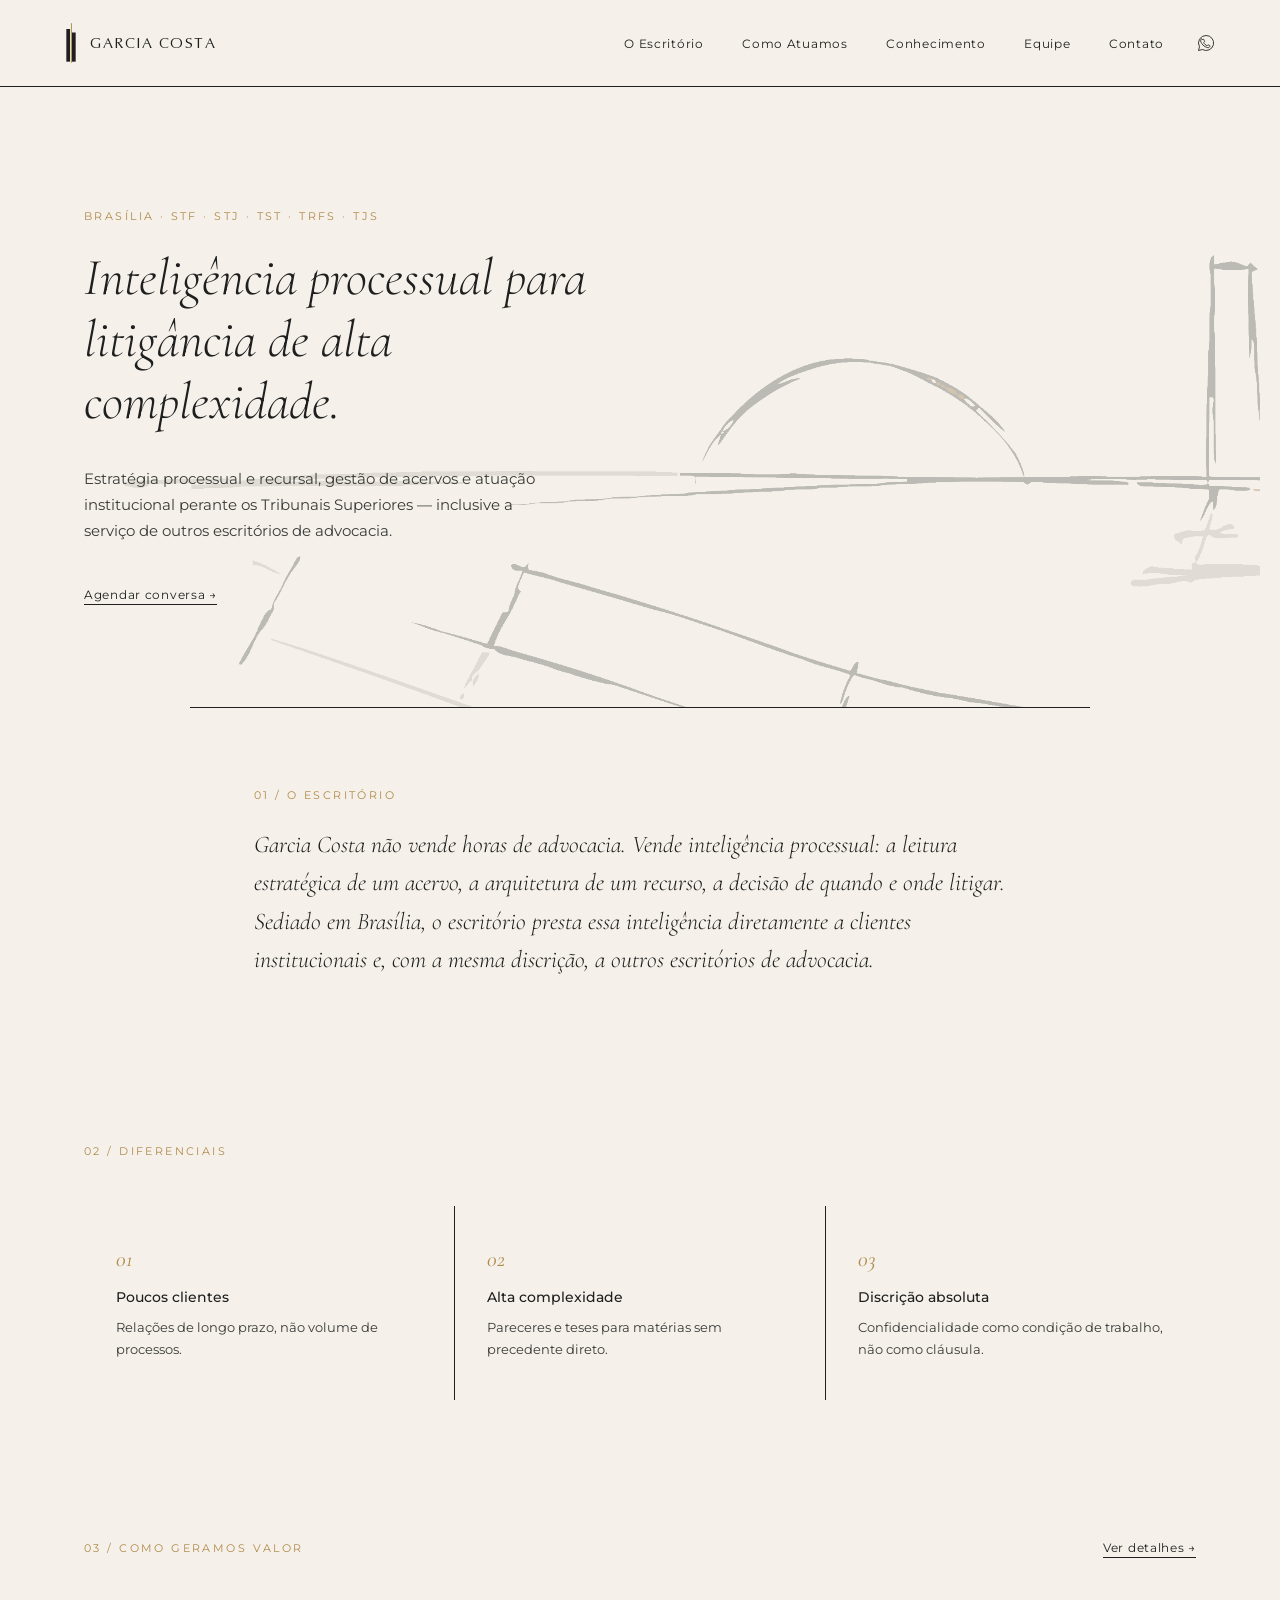
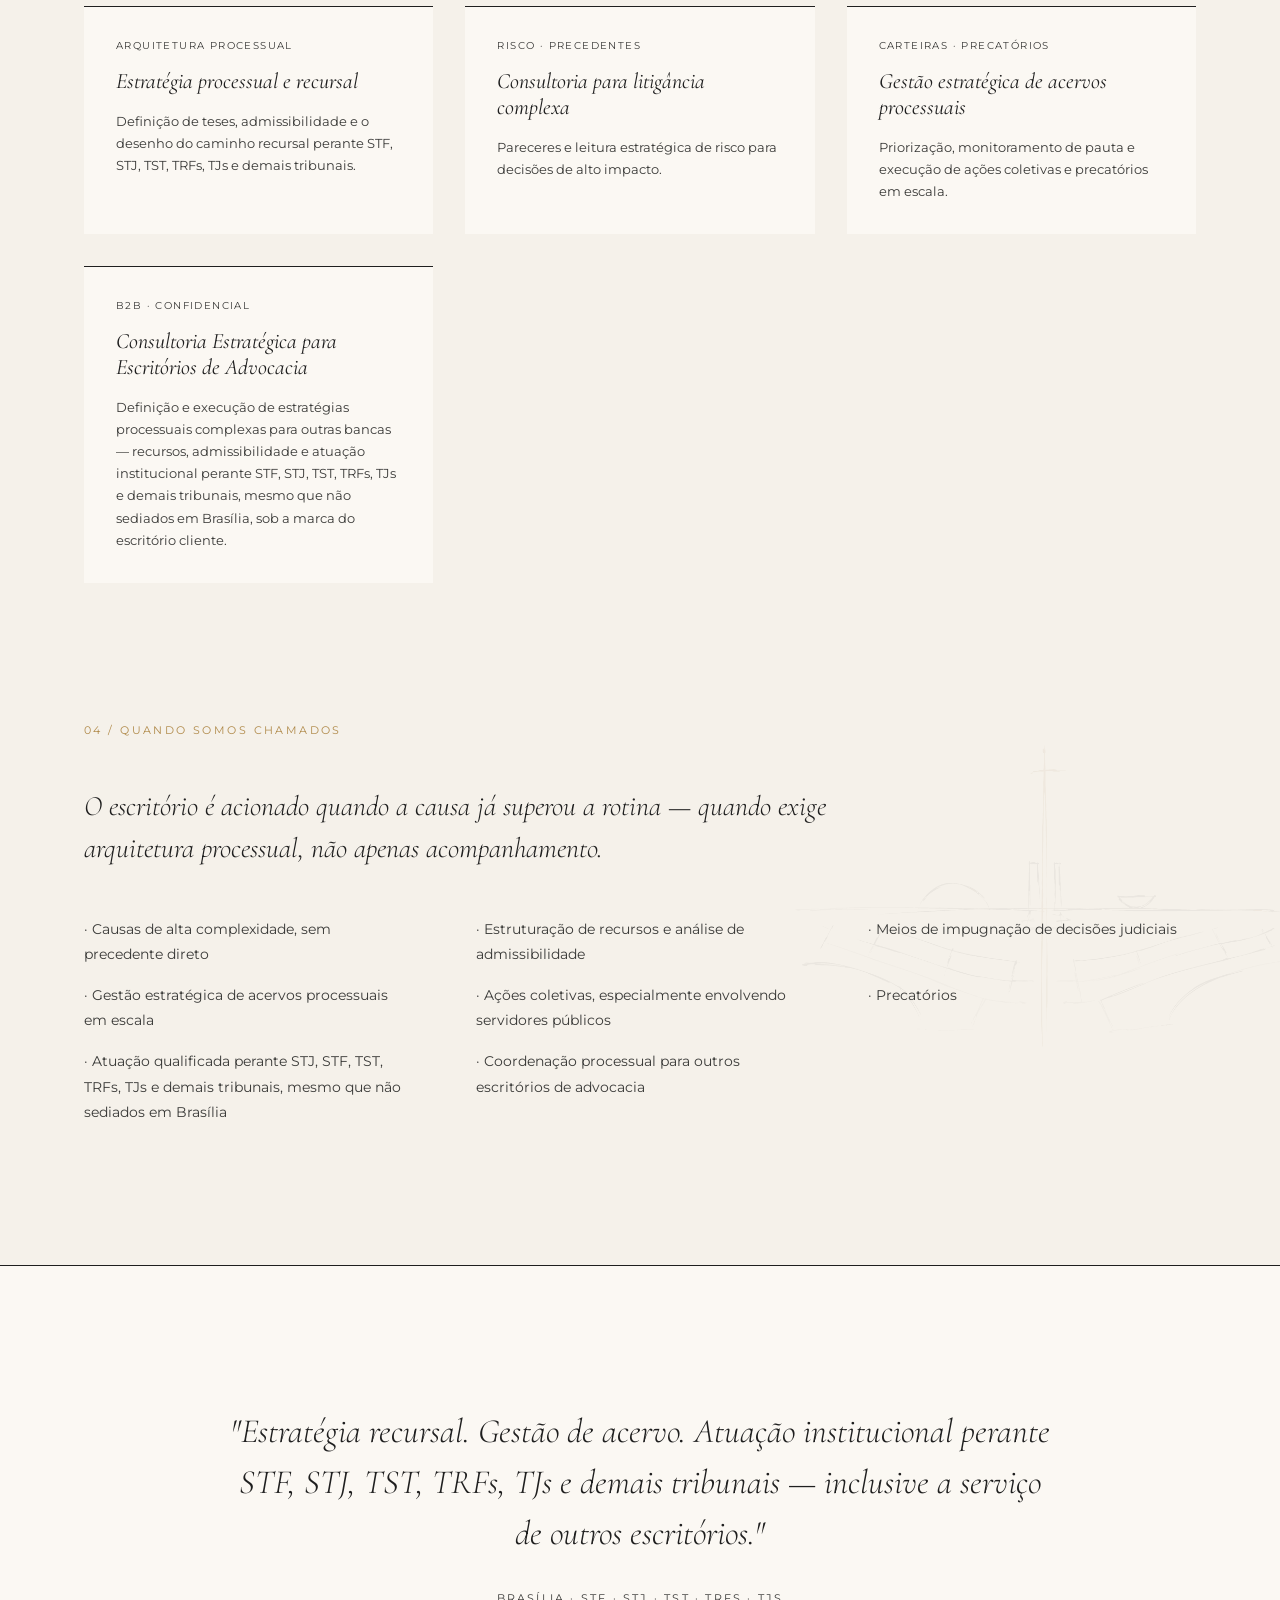
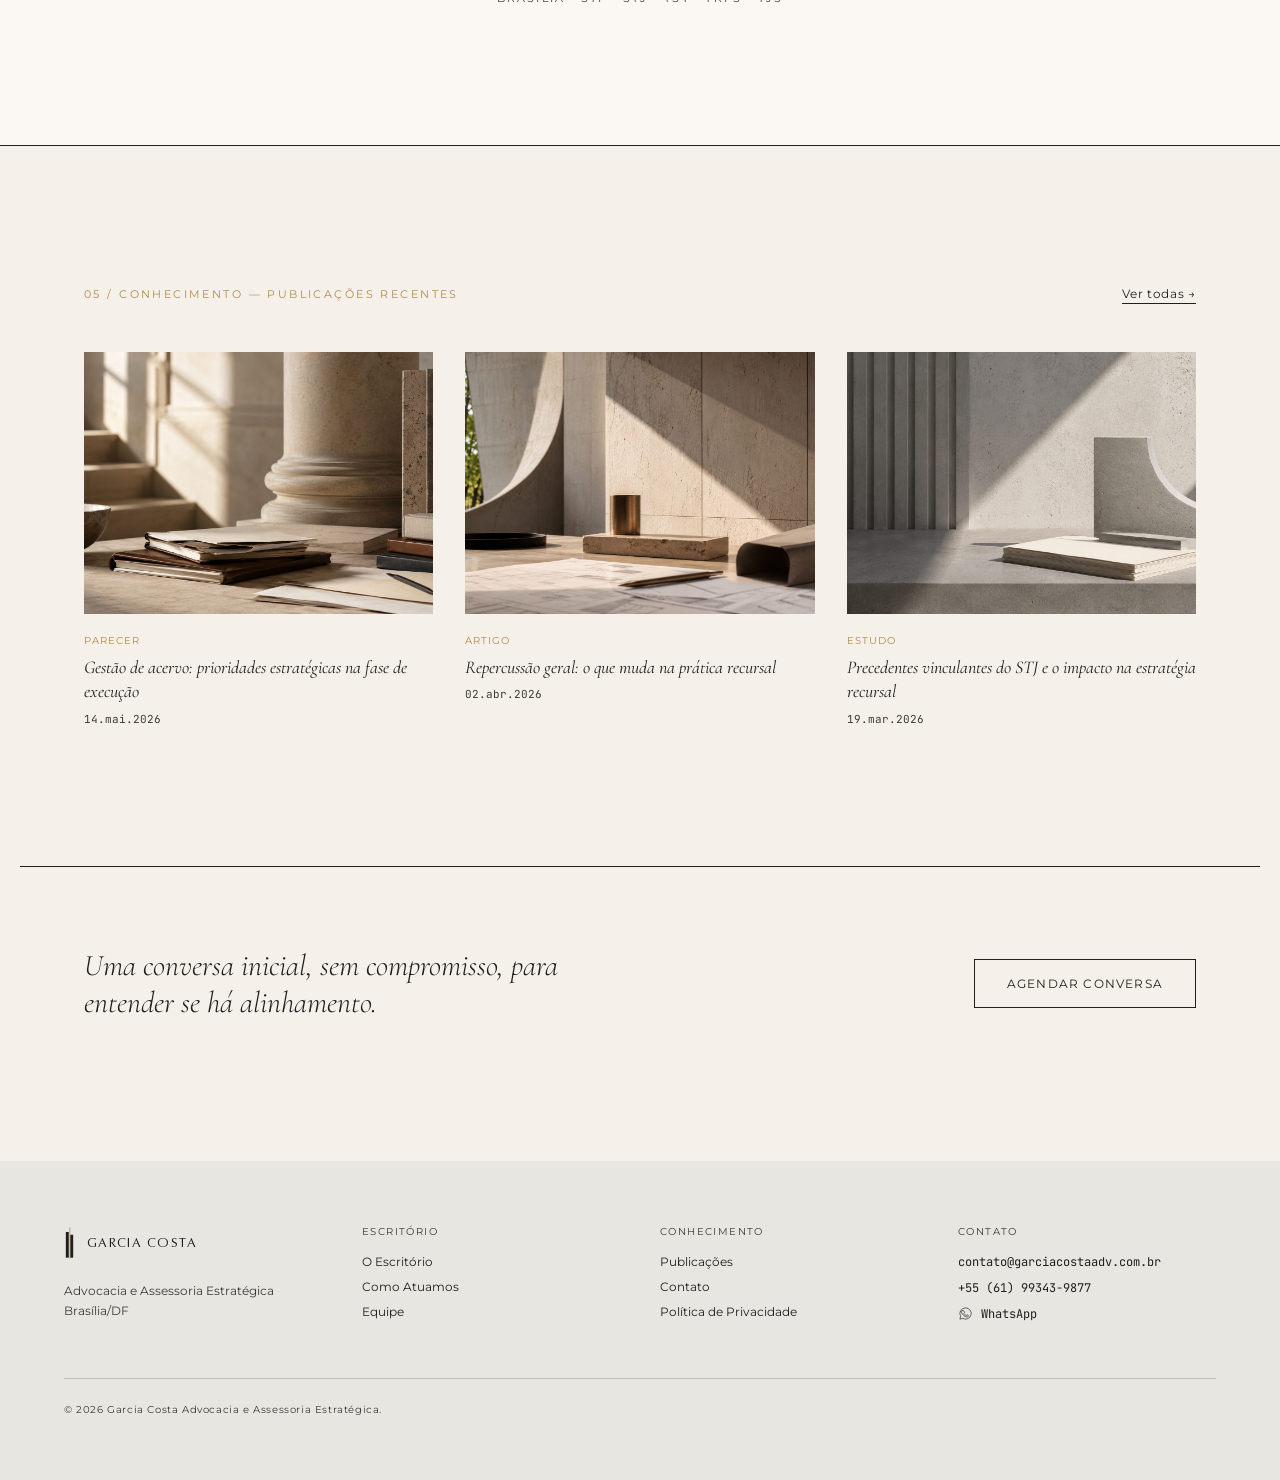
<file: index.html>
<!DOCTYPE html>
<html lang="pt-BR">
<head>
<meta charset="utf-8">
<meta name="viewport" content="width=device-width, initial-scale=1">
<title>Garcia Costa — Advocacia e Assessoria Estratégica</title>
<meta name="description" content="Inteligência processual para litigância de alta complexidade: estratégia recursal, gestão de acervos e atuação institucional perante STF, STJ, TST, TRFs, TJs e demais tribunais em todo o país.">
<!-- Config central: /assets/js/site-config.js — domínio, e-mail, telefone e og:image devem espelhar exatamente os valores ali definidos. -->
<link rel="canonical" href="https://www.garciacosta.adv.br/">
<meta property="og:type" content="website">
<meta property="og:locale" content="pt_BR">
<meta property="og:site_name" content="Garcia Costa — Advocacia e Assessoria Estratégica">
<meta property="og:title" content="Garcia Costa — Advocacia e Assessoria Estratégica">
<meta property="og:description" content="Inteligência processual para litigância de alta complexidade: estratégia recursal, gestão de acervos e atuação institucional perante STF, STJ, TST, TRFs, TJs e demais tribunais em todo o país.">
<meta property="og:url" content="https://www.garciacosta.adv.br/">
<meta property="og:image" content="https://www.garciacosta.adv.br/assets/images/og-image.png">
<meta property="og:image:width" content="1200">
<meta property="og:image:height" content="630">
<meta name="twitter:card" content="summary_large_image">
<meta name="twitter:image" content="https://www.garciacosta.adv.br/assets/images/og-image.png">
<link rel="icon" href="/favicon.ico" sizes="any">
<link rel="icon" type="image/svg+xml" href="/assets/images/favicon.svg">
<link rel="manifest" href="/manifest.webmanifest">
<link rel="preconnect" href="https://fonts.googleapis.com">
<link rel="preconnect" href="https://fonts.gstatic.com" crossorigin>
<link href="https://fonts.googleapis.com/css2?family=Cormorant+Garamond:ital,wght@0,300;0,400;1,300;1,400&family=Montserrat:wght@300;400;500;600&family=JetBrains+Mono:wght@400&display=swap" rel="stylesheet">
<link rel="stylesheet" href="/assets/css/style.css">
<script type="application/ld+json">
{
  "@context": "https://schema.org",
  "@type": "LegalService",
  "name": "Garcia Costa — Advocacia e Assessoria Estratégica",
  "url": "https://www.garciacosta.adv.br/",
  "areaServed": "Brasília, DF",
  "address": { "@type": "PostalAddress", "addressLocality": "Brasília", "addressRegion": "DF", "addressCountry": "BR" },
  "founder": { "@type": "Person", "name": "Thiago Garcia Costa", "jobTitle": "Sócio-fundador" },
  "email": "contato@garciacosta.adv.br"
}
</script>
</head>
<body>
  <a href="#main-content" class="skip-link">Pular para o conteúdo</a>
  <header class="site-header">
    <a href="/index.html" class="brand">
      <svg viewBox="70 5 60 190" class="brand-mark" aria-hidden="true"><rect x="80" y="40" width="16" height="140" fill="#1F1F1F"></rect><rect x="104" y="55" width="16" height="125" fill="#1F1F1F"></rect><line x1="102" y1="15" x2="102" y2="185" stroke="#B08A4A" stroke-width="4"></line></svg>
      <span class="brand-word">GARCIA COSTA</span>
    </a>
    <div class="header-right">
      <nav class="site-nav" aria-label="Navegação principal">
        <a href="/o-escritorio.html">O Escritório</a>
        <a href="/como-atuamos.html">Como Atuamos</a>
        <a href="/conhecimento.html">Conhecimento</a>
        <a href="/equipe.html">Equipe</a>
        <a href="/contato.html">Contato</a>
      </nav>
      <a href="https://wa.me/5561993439877" data-sc="whatsapp-href" class="icon-whatsapp" target="_blank" rel="noopener" aria-label="Conversar no WhatsApp">
        <svg viewBox="0 0 32 32" fill="none" stroke="currentColor" stroke-width="1.4" aria-hidden="true"><path d="M16 4a12 12 0 0 0-10.4 18l-1.6 6 6.2-1.6A12 12 0 1 0 16 4z"/><path d="M10.4 10.8c.3-.7.6-.7.9-.7h.7c.2 0 .5 0 .7.6.3.7.9 2.2 1 2.4.1.2.1.4 0 .6-.1.3-.2.4-.4.6l-.6.6c-.2.2-.4.4-.2.8.2.4 1 1.7 2.1 2.7 1.3 1.1 2.3 1.5 2.7 1.7.4.2.6.1.8-.1l.7-.9c.2-.3.5-.2.8-.1l2.1 1c.3.1.5.2.6.4.1.2.1.8-.2 1.5-.2.7-1.4 1.4-2.1 1.5-.7.1-1.4.1-4.5-1.1-3.7-1.5-6.1-5.2-6.3-5.5-.2-.3-1.7-2.3-1.7-4.3s1.1-3.1 1.4-3.5z"/></svg>
      </a>
      <button type="button" class="nav-toggle" aria-label="Abrir menu de navegação" aria-expanded="false" aria-controls="mobile-nav">
        <span class="nav-toggle-bar"></span>
      </button>
    </div>
  </header>
  <nav id="mobile-nav" class="site-nav-mobile" aria-label="Navegação principal (móvel)">
    <a href="/o-escritorio.html">O Escritório</a>
    <a href="/como-atuamos.html">Como Atuamos</a>
    <a href="/conhecimento.html">Conhecimento</a>
    <a href="/equipe.html">Equipe</a>
    <a href="/contato.html">Contato</a>
  </nav>
  <main id="main-content">

  <section class="wrap" style="padding-top:clamp(72px,14vw,120px); padding-bottom:clamp(48px,10vw,100px); position:relative; overflow:hidden; min-height:clamp(420px,52vw,620px); display:flex; align-items:center;">
    <img src="/assets/images/croqui-brasilia-original.png" alt="Croqui assinatura do escritório Garcia Costa" class="hero-croqui" style="position:absolute; inset:0; width:100%; height:100%; object-fit:cover; opacity:0.3; mix-blend-mode:multiply; pointer-events:none;">
    <div style="position:relative; max-width:560px;">
      <div class="eyebrow">Brasília · STF · STJ · TST · TRFs · TJs</div>
      <h1 style="font-style:italic; font-size:clamp(32px,6vw,52px); line-height:1.2; margin-bottom:32px; max-width:560px;">Inteligência processual para litigância de alta complexidade.</h1>
      <p style="font-size:15px; line-height:1.75; max-width:460px; margin:0 0 40px;">Estratégia processual e recursal, gestão de acervos e atuação institucional perante os Tribunais Superiores — inclusive a serviço de outros escritórios de advocacia.</p>
      <a href="/contato.html" class="link-underline">Agendar conversa →</a>
    </div>
  </section>

  <section class="wrap-narrow rule-top" style="padding-top:80px; padding-bottom:clamp(64px,12vw,140px);">
    <div class="eyebrow">01 / O escritório</div>
    <p style="font-family:'Cormorant Garamond',serif; font-style:italic; font-weight:300; font-size:24px; line-height:1.6; color:#1F1F1F;">Garcia Costa não vende horas de advocacia. Vende inteligência processual: a leitura estratégica de um acervo, a arquitetura de um recurso, a decisão de quando e onde litigar. Sediado em Brasília, o escritório presta essa inteligência diretamente a clientes institucionais e, com a mesma discrição, a outros escritórios de advocacia.</p>
  </section>

  <section class="wrap" style="padding-bottom:clamp(64px,12vw,140px);">
    <div class="eyebrow" style="margin-bottom:48px;">02 / Diferenciais</div>
    <div class="grid-hairline" style="grid-template-columns:repeat(auto-fit,minmax(220px,1fr));">
      <div class="tile"><div class="num">01</div><div class="tile-title">Poucos clientes</div><div class="tile-body">Relações de longo prazo, não volume de processos.</div></div>
      <div class="tile"><div class="num">02</div><div class="tile-title">Alta complexidade</div><div class="tile-body">Pareceres e teses para matérias sem precedente direto.</div></div>
      <div class="tile"><div class="num">03</div><div class="tile-title">Discrição absoluta</div><div class="tile-body">Confidencialidade como condição de trabalho, não como cláusula.</div></div>
    </div>
  </section>

  <section class="wrap" style="padding-bottom:clamp(64px,12vw,140px);">
    <div style="display:flex; justify-content:space-between; align-items:baseline; margin-bottom:48px; flex-wrap:wrap; gap:16px;">
      <div class="eyebrow" style="margin-bottom:0;">03 / Como geramos valor</div>
      <a href="/como-atuamos.html" class="link-underline">Ver detalhes →</a>
    </div>
    <div style="display:grid; grid-template-columns:repeat(auto-fit,minmax(320px,1fr)); gap:32px;">
      <a href="/como-atuamos.html" class="rule-top" style="display:block; background:#FBF8F3; padding:32px; min-height:180px;">
        <div style="font-size:10px; letter-spacing:0.14em; text-transform:uppercase; color:#3A3A38; margin-bottom:16px;">Arquitetura processual</div>
        <div style="font-family:'Cormorant Garamond',serif; font-style:italic; font-size:22px; margin-bottom:16px;">Estratégia processual e recursal</div>
        <div style="font-size:13px; line-height:1.7; color:#3A3A38;">Definição de teses, admissibilidade e o desenho do caminho recursal perante STF, STJ, TST, TRFs, TJs e demais tribunais.</div>
      </a>
      <a href="/como-atuamos.html" class="rule-top" style="display:block; background:#FBF8F3; padding:32px; min-height:180px;">
        <div style="font-size:10px; letter-spacing:0.14em; text-transform:uppercase; color:#3A3A38; margin-bottom:16px;">Risco · Precedentes</div>
        <div style="font-family:'Cormorant Garamond',serif; font-style:italic; font-size:22px; margin-bottom:16px;">Consultoria para litigância complexa</div>
        <div style="font-size:13px; line-height:1.7; color:#3A3A38;">Pareceres e leitura estratégica de risco para decisões de alto impacto.</div>
      </a>
      <a href="/como-atuamos.html" class="rule-top" style="display:block; background:#FBF8F3; padding:32px; min-height:180px;">
        <div style="font-size:10px; letter-spacing:0.14em; text-transform:uppercase; color:#3A3A38; margin-bottom:16px;">Carteiras · Precatórios</div>
        <div style="font-family:'Cormorant Garamond',serif; font-style:italic; font-size:22px; margin-bottom:16px;">Gestão estratégica de acervos processuais</div>
        <div style="font-size:13px; line-height:1.7; color:#3A3A38;">Priorização, monitoramento de pauta e execução de ações coletivas e precatórios em escala.</div>
      </a>
      <a href="/landing.html" class="rule-top" style="display:block; background:#FBF8F3; padding:32px; min-height:180px;">
        <div style="font-size:10px; letter-spacing:0.14em; text-transform:uppercase; color:#3A3A38; margin-bottom:16px;">B2B · Confidencial</div>
        <div style="font-family:'Cormorant Garamond',serif; font-style:italic; font-size:22px; margin-bottom:16px;">Consultoria Estratégica para Escritórios de Advocacia</div>
        <div style="font-size:13px; line-height:1.7; color:#3A3A38;">Definição e execução de estratégias processuais complexas para outras bancas — recursos, admissibilidade e atuação institucional perante STF, STJ, TST, TRFs, TJs e demais tribunais, mesmo que não sediados em Brasília, sob a marca do escritório cliente.</div>
      </a>
    </div>
  </section>

  <section class="wrap" style="padding-bottom:clamp(64px,12vw,140px); position:relative;">
    <img src="/assets/images/croqui-brasilia-original.png" alt="" style="position:absolute; top:-40px; right:-120px; width:640px; max-width:none; opacity:0.06; mix-blend-mode:multiply; pointer-events:none;">
    <div class="eyebrow" style="margin-bottom:48px; position:relative;">04 / Quando somos chamados</div>
    <h2 style="font-style:italic; font-size:clamp(20px,3.5vw,28px); line-height:1.5; margin-bottom:48px; max-width:760px; position:relative;">O escritório é acionado quando a causa já superou a rotina — quando exige arquitetura processual, não apenas acompanhamento.</h2>
    <div style="display:grid; grid-template-columns:repeat(auto-fit,minmax(300px,1fr)); gap:16px clamp(24px,5vw,64px); position:relative; font-size:14px; line-height:1.8; color:#3A3A38;">
      <div>· Causas de alta complexidade, sem precedente direto</div>
      <div>· Estruturação de recursos e análise de admissibilidade</div>
      <div>· Meios de impugnação de decisões judiciais</div>
      <div>· Gestão estratégica de acervos processuais em escala</div>
      <div>· Ações coletivas, especialmente envolvendo servidores públicos</div>
      <div>· Precatórios</div>
      <div>· Atuação qualificada perante STJ, STF, TST, TRFs, TJs e demais tribunais, mesmo que não sediados em Brasília</div>
      <div>· Coordenação processual para outros escritórios de advocacia</div>
    </div>
  </section>

  <section class="rule-top" style="border-bottom:1px solid #1F1F1F; background:#FBF8F3; padding:clamp(64px,12vw,140px) clamp(20px,6vw,64px); position:relative; overflow:hidden;">
    <div style="max-width:820px; margin:0 auto; text-align:center; position:relative;">
      <div style="font-family:'Cormorant Garamond',serif; font-style:italic; font-weight:300; font-size:clamp(22px,4vw,34px); line-height:1.5; color:#1F1F1F;">"Estratégia recursal. Gestão de acervo. Atuação institucional perante STF, STJ, TST, TRFs, TJs e demais tribunais — inclusive a serviço de outros escritórios."</div>
      <div style="font-size:11px; letter-spacing:0.2em; text-transform:uppercase; color:#3A3A38; margin-top:32px;">Brasília · STF · STJ · TST · TRFs · TJs</div>
    </div>
  </section>

  <section class="wrap" style="padding-top:clamp(64px,12vw,140px); padding-bottom:clamp(64px,12vw,140px);">
    <div style="display:flex; justify-content:space-between; align-items:baseline; margin-bottom:48px; flex-wrap:wrap; gap:16px;">
      <div class="eyebrow" style="margin-bottom:0;">05 / Conhecimento — publicações recentes</div>
      <a href="/conhecimento.html" class="link-underline">Ver todas →</a>
    </div>
    <div style="display:grid; grid-template-columns:repeat(auto-fit,minmax(240px,1fr)); gap:32px;">
        <a href="/artigo.html" class="card-publicacao">
          <div class="thumb"><img src="/assets/images/artigo-acervo-execucao.jpg" alt="" loading="lazy"></div>
          <div class="category">Parecer</div>
          <div class="title">Gestão de acervo: prioridades estratégicas na fase de execução</div>
          <div class="date mono">14.mai.2026</div>
        </a>
        <a href="/artigo.html" class="card-publicacao">
          <div class="thumb"><img src="/assets/images/artigo-repercussao-geral.jpg" alt="" loading="lazy"></div>
          <div class="category">Artigo</div>
          <div class="title">Repercussão geral: o que muda na prática recursal</div>
          <div class="date mono">02.abr.2026</div>
        </a>
        <a href="/artigo.html" class="card-publicacao">
          <div class="thumb"><img src="/assets/images/artigo-precedentes-stj.jpg" alt="" loading="lazy"></div>
          <div class="category">Estudo</div>
          <div class="title">Precedentes vinculantes do STJ e o impacto na estratégia recursal</div>
          <div class="date mono">19.mar.2026</div>
        </a>
    </div>
  </section>

  <section class="wrap rule-top" style="padding-top:80px; padding-bottom:clamp(64px,12vw,140px); display:flex; justify-content:space-between; align-items:center; flex-wrap:wrap; gap:32px;">
    <h2 style="font-style:italic; font-size:clamp(22px,3.5vw,30px); max-width:560px;">Uma conversa inicial, sem compromisso, para entender se há alinhamento.</h2>
    <a href="/contato.html" class="btn">Agendar conversa</a>
  </section>

  </main>
  <footer class="site-footer">
    <div class="footer-grid">
      <div>
        <div class="brand" style="margin-bottom:20px;">
          <svg viewBox="70 5 60 190" class="brand-mark" style="width:11px;height:36px;" aria-hidden="true"><rect x="80" y="40" width="16" height="140" fill="#1F1F1F"></rect><rect x="104" y="55" width="16" height="125" fill="#1F1F1F"></rect><line x1="102" y1="15" x2="102" y2="185" stroke="#B08A4A" stroke-width="4"></line></svg>
          <span class="brand-word" style="font-size:13px;">GARCIA COSTA</span>
        </div>
        <div class="footer-text">Advocacia e Assessoria Estratégica<br>Brasília/DF</div>
      </div>
      <div>
        <div class="footer-heading">Escritório</div>
        <div class="footer-links">
          <a href="/o-escritorio.html">O Escritório</a>
          <a href="/como-atuamos.html">Como Atuamos</a>
          <a href="/equipe.html">Equipe</a>
        </div>
      </div>
      <div>
        <div class="footer-heading">Conhecimento</div>
        <div class="footer-links">
          <a href="/conhecimento.html">Publicações</a>
          <a href="/contato.html">Contato</a>
          <a href="/politica-de-privacidade.html">Política de Privacidade</a>
        </div>
      </div>
      <div>
        <div class="footer-heading">Contato</div>
        <div class="footer-links mono">
          <a href="mailto:contato@garciacosta.adv.br" data-sc="email-href" data-sc-text="email">contato@garciacosta.adv.br</a>
          <a href="tel:+556199999999" data-sc="phone-href" data-sc-text="phoneDisplay">+55 61 9999.9999</a>
          <a href="https://wa.me/5561993439877" data-sc="whatsapp-href" class="footer-whatsapp" target="_blank" rel="noopener" aria-label="Conversar no WhatsApp">
            <svg viewBox="0 0 32 32" fill="none" stroke="currentColor" stroke-width="1.4" aria-hidden="true"><path d="M16 4a12 12 0 0 0-10.4 18l-1.6 6 6.2-1.6A12 12 0 1 0 16 4z"/><path d="M10.4 10.8c.3-.7.6-.7.9-.7h.7c.2 0 .5 0 .7.6.3.7.9 2.2 1 2.4.1.2.1.4 0 .6-.1.3-.2.4-.4.6l-.6.6c-.2.2-.4.4-.2.8.2.4 1 1.7 2.1 2.7 1.3 1.1 2.3 1.5 2.7 1.7.4.2.6.1.8-.1l.7-.9c.2-.3.5-.2.8-.1l2.1 1c.3.1.5.2.6.4.1.2.1.8-.2 1.5-.2.7-1.4 1.4-2.1 1.5-.7.1-1.4.1-4.5-1.1-3.7-1.5-6.1-5.2-6.3-5.5-.2-.3-1.7-2.3-1.7-4.3s1.1-3.1 1.4-3.5z"/></svg>
            <span>WhatsApp</span>
          </a>
        </div>
      </div>
    </div>
    <div class="footer-bottom">© 2026 Garcia Costa Advocacia e Assessoria Estratégica.</div>
  </footer>
  <script src="/assets/js/site-config.js"></script>
  <script src="/assets/js/main.js" defer></script>
</body>
</html>
</file>
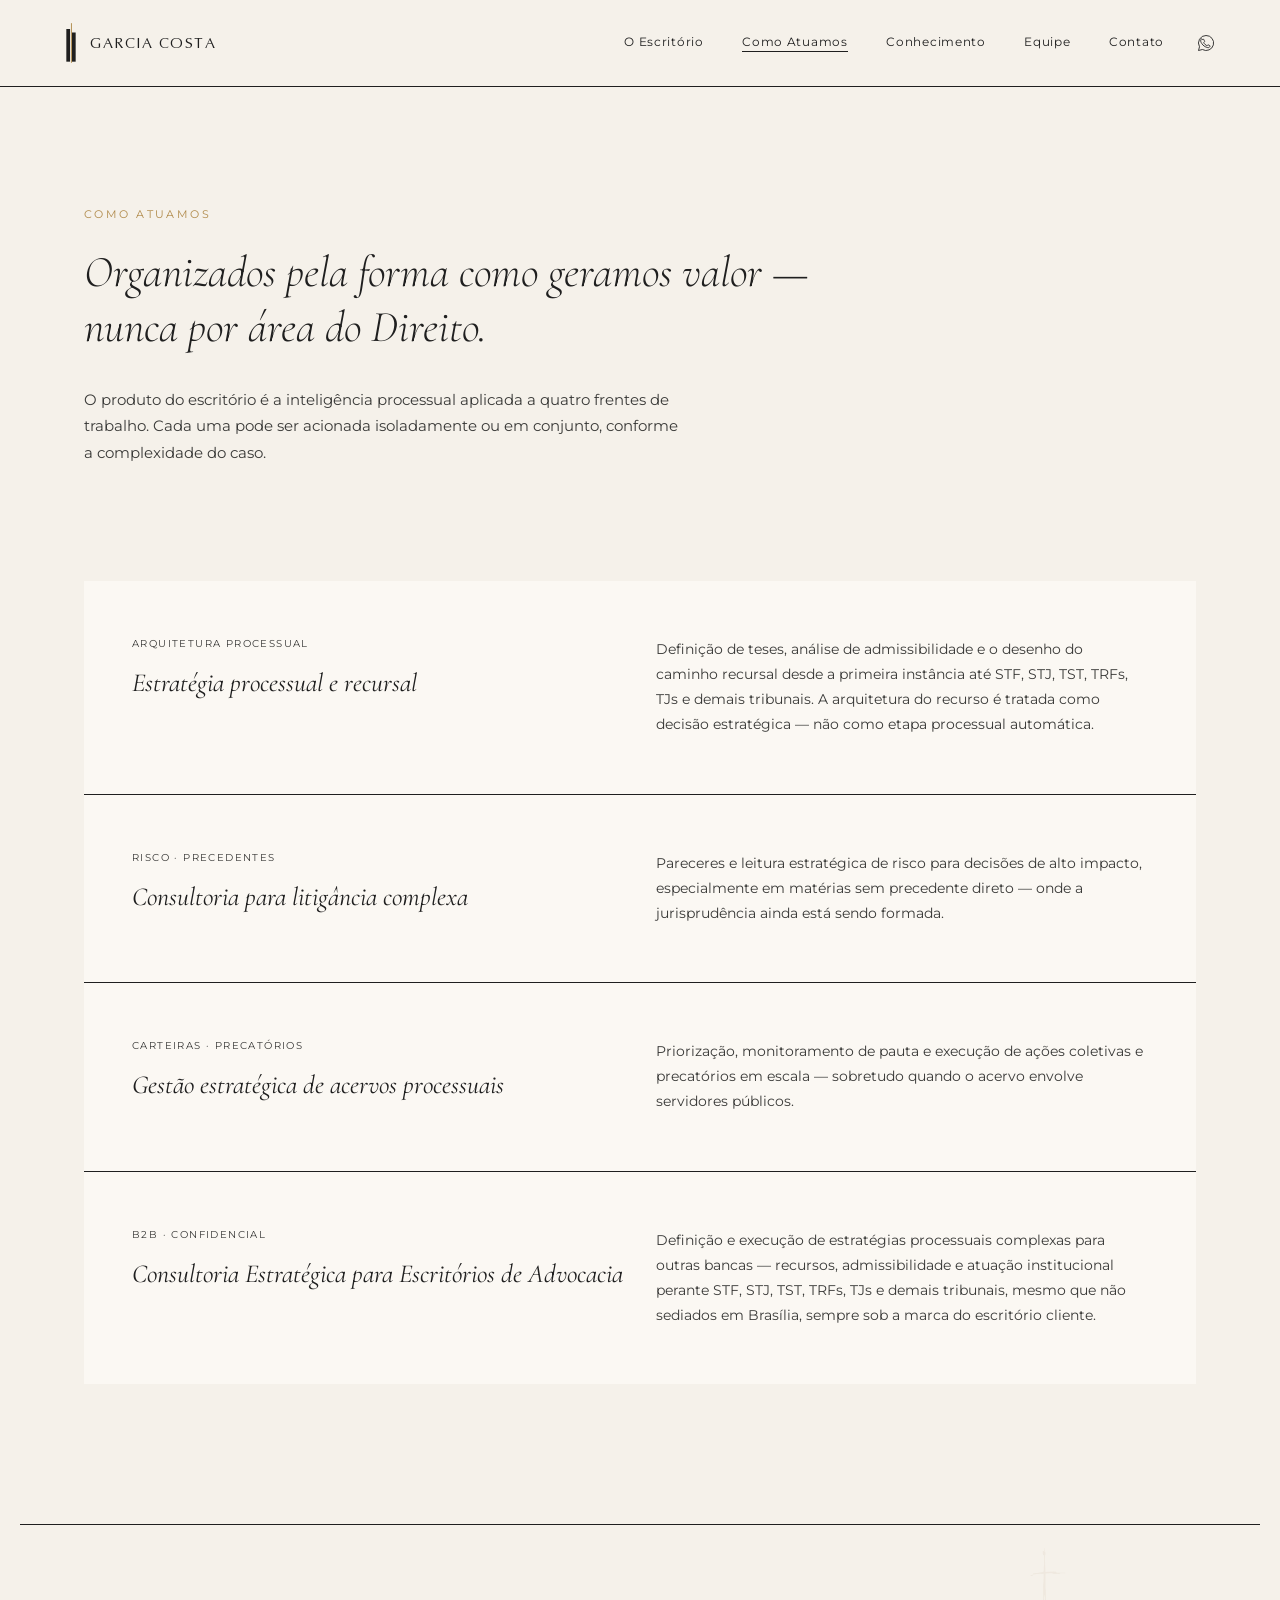
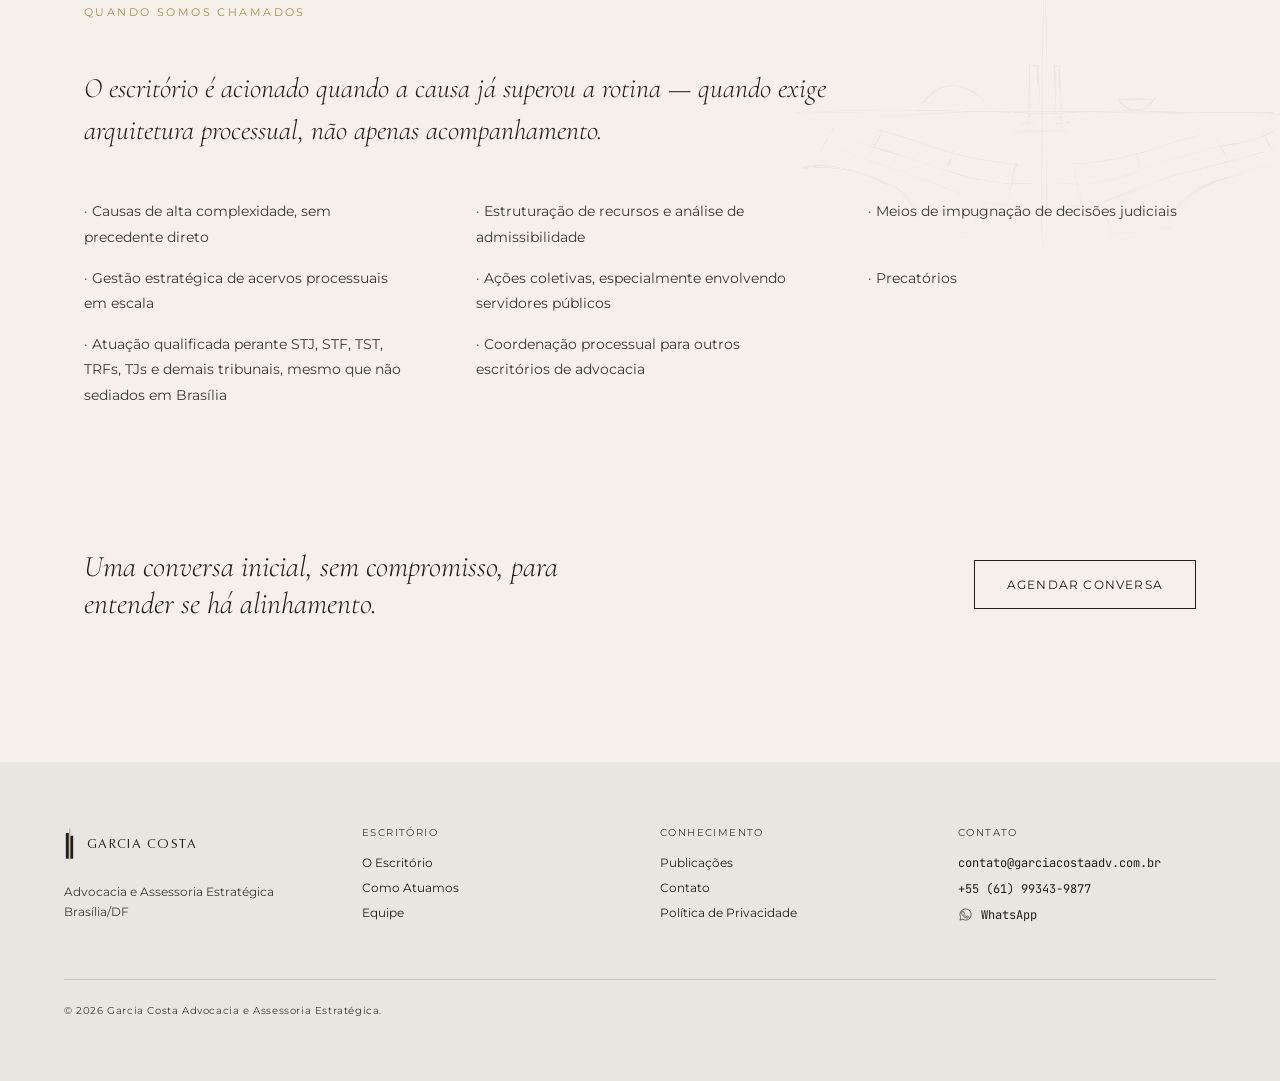
<file: como-atuamos.html>
<!DOCTYPE html>
<html lang="pt-BR">
<head>
<meta charset="utf-8">
<meta name="viewport" content="width=device-width, initial-scale=1">
<title>Como Atuamos — Garcia Costa</title>
<meta name="description" content="Arquitetura processual, consultoria para litigância complexa, gestão de acervos e consultoria estratégica para escritórios de advocacia.">
<!-- Config central: /assets/js/site-config.js — domínio, e-mail, telefone e og:image devem espelhar exatamente os valores ali definidos. -->
<link rel="canonical" href="https://www.garciacosta.adv.br/como-atuamos">
<meta property="og:type" content="website">
<meta property="og:locale" content="pt_BR">
<meta property="og:site_name" content="Garcia Costa — Advocacia e Assessoria Estratégica">
<meta property="og:title" content="Como Atuamos — Garcia Costa">
<meta property="og:description" content="Arquitetura processual, consultoria para litigância complexa, gestão de acervos e consultoria estratégica para escritórios de advocacia.">
<meta property="og:url" content="https://www.garciacosta.adv.br/como-atuamos">
<meta property="og:image" content="https://www.garciacosta.adv.br/assets/images/og-image.png">
<meta property="og:image:width" content="1200">
<meta property="og:image:height" content="630">
<meta name="twitter:card" content="summary_large_image">
<meta name="twitter:image" content="https://www.garciacosta.adv.br/assets/images/og-image.png">
<link rel="icon" href="/favicon.ico" sizes="any">
<link rel="icon" type="image/svg+xml" href="/assets/images/favicon.svg">
<link rel="manifest" href="/manifest.webmanifest">
<link rel="preconnect" href="https://fonts.googleapis.com">
<link rel="preconnect" href="https://fonts.gstatic.com" crossorigin>
<link href="https://fonts.googleapis.com/css2?family=Cormorant+Garamond:ital,wght@0,300;0,400;1,300;1,400&family=Montserrat:wght@300;400;500;600&family=JetBrains+Mono:wght@400&display=swap" rel="stylesheet">
<link rel="stylesheet" href="/assets/css/style.css">

</head>
<body>
  <a href="#main-content" class="skip-link">Pular para o conteúdo</a>
  <header class="site-header">
    <a href="/index.html" class="brand">
      <svg viewBox="70 5 60 190" class="brand-mark" aria-hidden="true"><rect x="80" y="40" width="16" height="140" fill="#1F1F1F"></rect><rect x="104" y="55" width="16" height="125" fill="#1F1F1F"></rect><line x1="102" y1="15" x2="102" y2="185" stroke="#B08A4A" stroke-width="4"></line></svg>
      <span class="brand-word">GARCIA COSTA</span>
    </a>
    <div class="header-right">
      <nav class="site-nav" aria-label="Navegação principal">
        <a href="/o-escritorio.html">O Escritório</a>
        <a href="/como-atuamos.html" aria-current="page" class="is-active">Como Atuamos</a>
        <a href="/conhecimento.html">Conhecimento</a>
        <a href="/equipe.html">Equipe</a>
        <a href="/contato.html">Contato</a>
      </nav>
      <a href="https://wa.me/5561993439877" data-sc="whatsapp-href" class="icon-whatsapp" target="_blank" rel="noopener" aria-label="Conversar no WhatsApp">
        <svg viewBox="0 0 32 32" fill="none" stroke="currentColor" stroke-width="1.4" aria-hidden="true"><path d="M16 4a12 12 0 0 0-10.4 18l-1.6 6 6.2-1.6A12 12 0 1 0 16 4z"/><path d="M10.4 10.8c.3-.7.6-.7.9-.7h.7c.2 0 .5 0 .7.6.3.7.9 2.2 1 2.4.1.2.1.4 0 .6-.1.3-.2.4-.4.6l-.6.6c-.2.2-.4.4-.2.8.2.4 1 1.7 2.1 2.7 1.3 1.1 2.3 1.5 2.7 1.7.4.2.6.1.8-.1l.7-.9c.2-.3.5-.2.8-.1l2.1 1c.3.1.5.2.6.4.1.2.1.8-.2 1.5-.2.7-1.4 1.4-2.1 1.5-.7.1-1.4.1-4.5-1.1-3.7-1.5-6.1-5.2-6.3-5.5-.2-.3-1.7-2.3-1.7-4.3s1.1-3.1 1.4-3.5z"/></svg>
      </a>
      <button type="button" class="nav-toggle" aria-label="Abrir menu de navegação" aria-expanded="false" aria-controls="mobile-nav">
        <span class="nav-toggle-bar"></span>
      </button>
    </div>
  </header>
  <nav id="mobile-nav" class="site-nav-mobile" aria-label="Navegação principal (móvel)">
    <a href="/o-escritorio.html">O Escritório</a>
    <a href="/como-atuamos.html" aria-current="page">Como Atuamos</a>
    <a href="/conhecimento.html">Conhecimento</a>
    <a href="/equipe.html">Equipe</a>
    <a href="/contato.html">Contato</a>
  </nav>
  <main id="main-content">

  <section class="wrap" style="padding-top:clamp(72px,14vw,120px); padding-bottom:clamp(48px,10vw,100px);">
    <div class="eyebrow">Como Atuamos</div>
    <h1 style="font-style:italic; font-size:clamp(28px,5vw,44px); line-height:1.25; margin-bottom:32px; max-width:760px;">Organizados pela forma como geramos valor — nunca por área do Direito.</h1>
    <p style="font-size:15px; line-height:1.75; max-width:600px;">O produto do escritório é a inteligência processual aplicada a quatro frentes de trabalho. Cada uma pode ser acionada isoladamente ou em conjunto, conforme a complexidade do caso.</p>
  </section>

  <section class="wrap" style="padding-bottom:clamp(64px,12vw,140px);">
    <div style="display:flex; flex-direction:column; gap:1px; background:#1F1F1F;">
      <div style="background:#FBF8F3; padding:clamp(32px,6vw,56px) clamp(24px,5vw,48px); display:grid; grid-template-columns:repeat(auto-fit,minmax(220px,1fr)); gap:32px;">
        <div>
          <div style="font-size:10px; letter-spacing:0.14em; text-transform:uppercase; color:#3A3A38; margin-bottom:16px;">Arquitetura processual</div>
          <div style="font-family:'Cormorant Garamond',serif; font-style:italic; font-size:26px; line-height:1.3;">Estratégia processual e recursal</div>
        </div>
        <div style="font-size:14px; line-height:1.8; color:#3A3A38;">Definição de teses, análise de admissibilidade e o desenho do caminho recursal desde a primeira instância até STF, STJ, TST, TRFs, TJs e demais tribunais. A arquitetura do recurso é tratada como decisão estratégica — não como etapa processual automática.</div>
      </div>
      <div style="background:#FBF8F3; padding:clamp(32px,6vw,56px) clamp(24px,5vw,48px); display:grid; grid-template-columns:repeat(auto-fit,minmax(220px,1fr)); gap:32px;">
        <div>
          <div style="font-size:10px; letter-spacing:0.14em; text-transform:uppercase; color:#3A3A38; margin-bottom:16px;">Risco · Precedentes</div>
          <div style="font-family:'Cormorant Garamond',serif; font-style:italic; font-size:26px; line-height:1.3;">Consultoria para litigância complexa</div>
        </div>
        <div style="font-size:14px; line-height:1.8; color:#3A3A38;">Pareceres e leitura estratégica de risco para decisões de alto impacto, especialmente em matérias sem precedente direto — onde a jurisprudência ainda está sendo formada.</div>
      </div>
      <div style="background:#FBF8F3; padding:clamp(32px,6vw,56px) clamp(24px,5vw,48px); display:grid; grid-template-columns:repeat(auto-fit,minmax(220px,1fr)); gap:32px;">
        <div>
          <div style="font-size:10px; letter-spacing:0.14em; text-transform:uppercase; color:#3A3A38; margin-bottom:16px;">Carteiras · Precatórios</div>
          <div style="font-family:'Cormorant Garamond',serif; font-style:italic; font-size:26px; line-height:1.3;">Gestão estratégica de acervos processuais</div>
        </div>
        <div style="font-size:14px; line-height:1.8; color:#3A3A38;">Priorização, monitoramento de pauta e execução de ações coletivas e precatórios em escala — sobretudo quando o acervo envolve servidores públicos.</div>
      </div>
      <div style="background:#FBF8F3; padding:clamp(32px,6vw,56px) clamp(24px,5vw,48px); display:grid; grid-template-columns:repeat(auto-fit,minmax(220px,1fr)); gap:32px;">
        <div>
          <div style="font-size:10px; letter-spacing:0.14em; text-transform:uppercase; color:#3A3A38; margin-bottom:16px;">B2B · Confidencial</div>
          <div style="font-family:'Cormorant Garamond',serif; font-style:italic; font-size:26px; line-height:1.3;">Consultoria Estratégica para Escritórios de Advocacia</div>
        </div>
        <div style="font-size:14px; line-height:1.8; color:#3A3A38;">Definição e execução de estratégias processuais complexas para outras bancas — recursos, admissibilidade e atuação institucional perante STF, STJ, TST, TRFs, TJs e demais tribunais, mesmo que não sediados em Brasília, sempre sob a marca do escritório cliente.</div>
      </div>
    </div>
  </section>

  <section class="wrap rule-top" style="padding-top:80px; padding-bottom:clamp(64px,12vw,140px); position:relative;">
    <img src="/assets/images/croqui-brasilia-original.png" alt="" style="position:absolute; top:-40px; right:-120px; width:640px; max-width:none; opacity:0.06; mix-blend-mode:multiply; pointer-events:none;">
    <div class="eyebrow" style="margin-bottom:48px; position:relative;">Quando somos chamados</div>
    <h2 style="font-style:italic; font-size:clamp(20px,3.5vw,28px); line-height:1.5; margin-bottom:48px; max-width:760px; position:relative;">O escritório é acionado quando a causa já superou a rotina — quando exige arquitetura processual, não apenas acompanhamento.</h2>
    <div style="display:grid; grid-template-columns:repeat(auto-fit,minmax(300px,1fr)); gap:16px clamp(24px,5vw,64px); position:relative; font-size:14px; line-height:1.8; color:#3A3A38;">
      <div>· Causas de alta complexidade, sem precedente direto</div>
      <div>· Estruturação de recursos e análise de admissibilidade</div>
      <div>· Meios de impugnação de decisões judiciais</div>
      <div>· Gestão estratégica de acervos processuais em escala</div>
      <div>· Ações coletivas, especialmente envolvendo servidores públicos</div>
      <div>· Precatórios</div>
      <div>· Atuação qualificada perante STJ, STF, TST, TRFs, TJs e demais tribunais, mesmo que não sediados em Brasília</div>
      <div>· Coordenação processual para outros escritórios de advocacia</div>
    </div>
  </section>

  <section class="wrap" style="padding-bottom:clamp(64px,12vw,140px); display:flex; justify-content:space-between; align-items:center; flex-wrap:wrap; gap:32px;">
    <h2 style="font-style:italic; font-size:clamp(22px,3.5vw,30px); max-width:560px;">Uma conversa inicial, sem compromisso, para entender se há alinhamento.</h2>
    <a href="/contato.html" class="btn">Agendar conversa</a>
  </section>

  </main>
  <footer class="site-footer">
    <div class="footer-grid">
      <div>
        <div class="brand" style="margin-bottom:20px;">
          <svg viewBox="70 5 60 190" class="brand-mark" style="width:11px;height:36px;" aria-hidden="true"><rect x="80" y="40" width="16" height="140" fill="#1F1F1F"></rect><rect x="104" y="55" width="16" height="125" fill="#1F1F1F"></rect><line x1="102" y1="15" x2="102" y2="185" stroke="#B08A4A" stroke-width="4"></line></svg>
          <span class="brand-word" style="font-size:13px;">GARCIA COSTA</span>
        </div>
        <div class="footer-text">Advocacia e Assessoria Estratégica<br>Brasília/DF</div>
      </div>
      <div>
        <div class="footer-heading">Escritório</div>
        <div class="footer-links">
          <a href="/o-escritorio.html">O Escritório</a>
          <a href="/como-atuamos.html">Como Atuamos</a>
          <a href="/equipe.html">Equipe</a>
        </div>
      </div>
      <div>
        <div class="footer-heading">Conhecimento</div>
        <div class="footer-links">
          <a href="/conhecimento.html">Publicações</a>
          <a href="/contato.html">Contato</a>
          <a href="/politica-de-privacidade.html">Política de Privacidade</a>
        </div>
      </div>
      <div>
        <div class="footer-heading">Contato</div>
        <div class="footer-links mono">
          <a href="mailto:contato@garciacosta.adv.br" data-sc="email-href" data-sc-text="email">contato@garciacosta.adv.br</a>
          <a href="tel:+556199999999" data-sc="phone-href" data-sc-text="phoneDisplay">+55 61 9999.9999</a>
          <a href="https://wa.me/5561993439877" data-sc="whatsapp-href" class="footer-whatsapp" target="_blank" rel="noopener" aria-label="Conversar no WhatsApp">
            <svg viewBox="0 0 32 32" fill="none" stroke="currentColor" stroke-width="1.4" aria-hidden="true"><path d="M16 4a12 12 0 0 0-10.4 18l-1.6 6 6.2-1.6A12 12 0 1 0 16 4z"/><path d="M10.4 10.8c.3-.7.6-.7.9-.7h.7c.2 0 .5 0 .7.6.3.7.9 2.2 1 2.4.1.2.1.4 0 .6-.1.3-.2.4-.4.6l-.6.6c-.2.2-.4.4-.2.8.2.4 1 1.7 2.1 2.7 1.3 1.1 2.3 1.5 2.7 1.7.4.2.6.1.8-.1l.7-.9c.2-.3.5-.2.8-.1l2.1 1c.3.1.5.2.6.4.1.2.1.8-.2 1.5-.2.7-1.4 1.4-2.1 1.5-.7.1-1.4.1-4.5-1.1-3.7-1.5-6.1-5.2-6.3-5.5-.2-.3-1.7-2.3-1.7-4.3s1.1-3.1 1.4-3.5z"/></svg>
            <span>WhatsApp</span>
          </a>
        </div>
      </div>
    </div>
    <div class="footer-bottom">© 2026 Garcia Costa Advocacia e Assessoria Estratégica.</div>
  </footer>
  <script src="/assets/js/site-config.js"></script>
  <script src="/assets/js/main.js" defer></script>
</body>
</html>
</file>
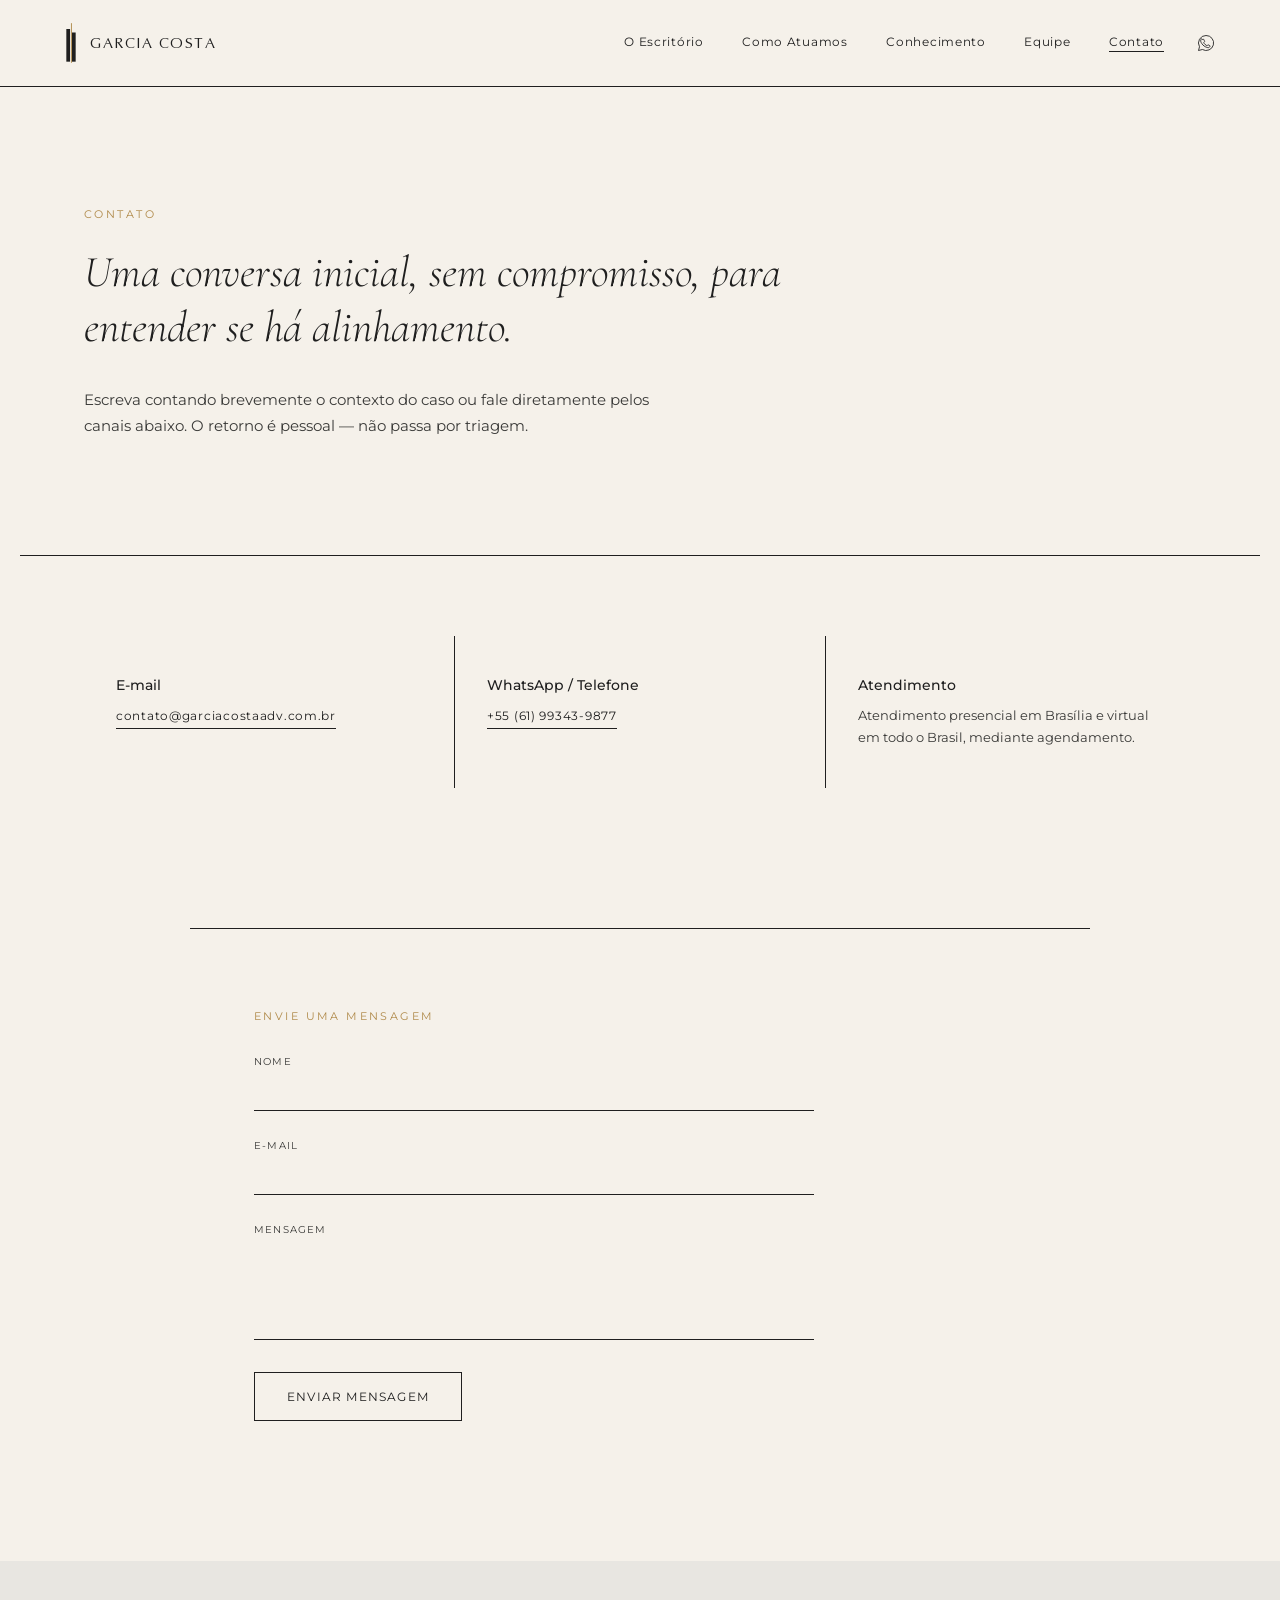
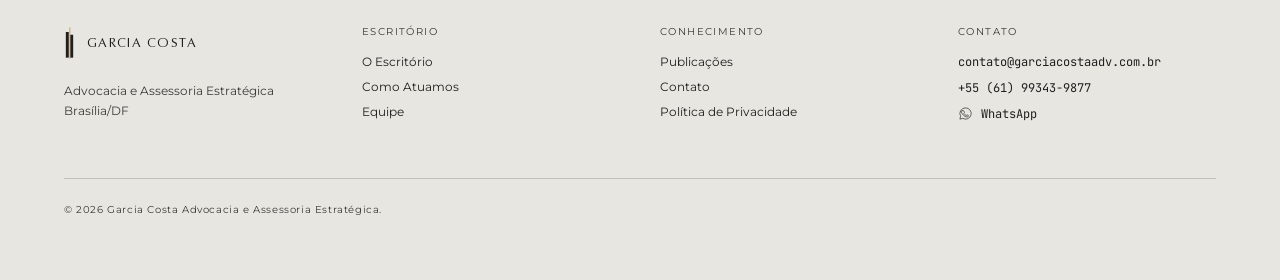
<file: contato.html>
<!DOCTYPE html>
<html lang="pt-BR">
<head>
<meta charset="utf-8">
<meta name="viewport" content="width=device-width, initial-scale=1">
<title>Contato — Garcia Costa</title>
<meta name="description" content="Fale com o escritório Garcia Costa: e-mail, WhatsApp e formulário de contato para agendar uma conversa inicial, sem compromisso.">
<!-- Config central: /assets/js/site-config.js — domínio, e-mail, telefone e og:image devem espelhar exatamente os valores ali definidos. -->
<link rel="canonical" href="https://www.garciacosta.adv.br/contato">
<meta property="og:type" content="website">
<meta property="og:locale" content="pt_BR">
<meta property="og:site_name" content="Garcia Costa — Advocacia e Assessoria Estratégica">
<meta property="og:title" content="Contato — Garcia Costa">
<meta property="og:description" content="Fale com o escritório Garcia Costa: e-mail, WhatsApp e formulário de contato para agendar uma conversa inicial, sem compromisso.">
<meta property="og:url" content="https://www.garciacosta.adv.br/contato">
<meta property="og:image" content="https://www.garciacosta.adv.br/assets/images/og-image.png">
<meta property="og:image:width" content="1200">
<meta property="og:image:height" content="630">
<meta name="twitter:card" content="summary_large_image">
<meta name="twitter:image" content="https://www.garciacosta.adv.br/assets/images/og-image.png">
<link rel="icon" href="/favicon.ico" sizes="any">
<link rel="icon" type="image/svg+xml" href="/assets/images/favicon.svg">
<link rel="manifest" href="/manifest.webmanifest">
<link rel="preconnect" href="https://fonts.googleapis.com">
<link rel="preconnect" href="https://fonts.gstatic.com" crossorigin>
<link href="https://fonts.googleapis.com/css2?family=Cormorant+Garamond:ital,wght@0,300;0,400;1,300;1,400&family=Montserrat:wght@300;400;500;600&family=JetBrains+Mono:wght@400&display=swap" rel="stylesheet">
<link rel="stylesheet" href="/assets/css/style.css">

</head>
<body>
  <a href="#main-content" class="skip-link">Pular para o conteúdo</a>
  <header class="site-header">
    <a href="/index.html" class="brand">
      <svg viewBox="70 5 60 190" class="brand-mark" aria-hidden="true"><rect x="80" y="40" width="16" height="140" fill="#1F1F1F"></rect><rect x="104" y="55" width="16" height="125" fill="#1F1F1F"></rect><line x1="102" y1="15" x2="102" y2="185" stroke="#B08A4A" stroke-width="4"></line></svg>
      <span class="brand-word">GARCIA COSTA</span>
    </a>
    <div class="header-right">
      <nav class="site-nav" aria-label="Navegação principal">
        <a href="/o-escritorio.html">O Escritório</a>
        <a href="/como-atuamos.html">Como Atuamos</a>
        <a href="/conhecimento.html">Conhecimento</a>
        <a href="/equipe.html">Equipe</a>
        <a href="/contato.html" aria-current="page" class="is-active">Contato</a>
      </nav>
      <a href="https://wa.me/5561993439877" data-sc="whatsapp-href" class="icon-whatsapp" target="_blank" rel="noopener" aria-label="Conversar no WhatsApp">
        <svg viewBox="0 0 32 32" fill="none" stroke="currentColor" stroke-width="1.4" aria-hidden="true"><path d="M16 4a12 12 0 0 0-10.4 18l-1.6 6 6.2-1.6A12 12 0 1 0 16 4z"/><path d="M10.4 10.8c.3-.7.6-.7.9-.7h.7c.2 0 .5 0 .7.6.3.7.9 2.2 1 2.4.1.2.1.4 0 .6-.1.3-.2.4-.4.6l-.6.6c-.2.2-.4.4-.2.8.2.4 1 1.7 2.1 2.7 1.3 1.1 2.3 1.5 2.7 1.7.4.2.6.1.8-.1l.7-.9c.2-.3.5-.2.8-.1l2.1 1c.3.1.5.2.6.4.1.2.1.8-.2 1.5-.2.7-1.4 1.4-2.1 1.5-.7.1-1.4.1-4.5-1.1-3.7-1.5-6.1-5.2-6.3-5.5-.2-.3-1.7-2.3-1.7-4.3s1.1-3.1 1.4-3.5z"/></svg>
      </a>
      <button type="button" class="nav-toggle" aria-label="Abrir menu de navegação" aria-expanded="false" aria-controls="mobile-nav">
        <span class="nav-toggle-bar"></span>
      </button>
    </div>
  </header>
  <nav id="mobile-nav" class="site-nav-mobile" aria-label="Navegação principal (móvel)">
    <a href="/o-escritorio.html">O Escritório</a>
    <a href="/como-atuamos.html">Como Atuamos</a>
    <a href="/conhecimento.html">Conhecimento</a>
    <a href="/equipe.html">Equipe</a>
    <a href="/contato.html" aria-current="page">Contato</a>
  </nav>
  <main id="main-content">

  <section class="wrap" style="padding-top:clamp(72px,14vw,120px); padding-bottom:clamp(48px,10vw,100px);">
    <div class="eyebrow">Contato</div>
    <h1 style="font-style:italic; font-size:clamp(28px,5vw,44px); line-height:1.25; margin-bottom:32px; max-width:760px;">Uma conversa inicial, sem compromisso, para entender se há alinhamento.</h1>
    <p style="font-size:15px; line-height:1.75; max-width:600px;">Escreva contando brevemente o contexto do caso ou fale diretamente pelos canais abaixo. O retorno é pessoal — não passa por triagem.</p>
  </section>

  <section class="wrap rule-top" style="padding-top:80px; padding-bottom:clamp(64px,12vw,140px);">
    <div class="grid-hairline" style="grid-template-columns:repeat(auto-fit,minmax(220px,1fr));">
      <div class="tile">
        <div class="tile-title">E-mail</div>
        <div class="tile-body"><a href="mailto:contato@garciacosta.adv.br" data-sc="email-href" data-sc-text="email" class="link-underline">contato@garciacosta.adv.br</a></div>
      </div>
      <div class="tile">
        <div class="tile-title">WhatsApp / Telefone</div>
        <div class="tile-body"><a href="tel:+556199999999" data-sc="phone-href" data-sc-text="phoneDisplay" class="link-underline">+55 61 9999.9999</a></div>
      </div>
      <div class="tile">
        <div class="tile-title">Atendimento</div>
        <div class="tile-body" data-sc-text="addressLine">Atendimento presencial em Brasília e virtual em todo o Brasil, mediante agendamento.</div>
      </div>
    </div>
  </section>

  <section class="wrap-narrow rule-top" style="padding-top:80px; padding-bottom:clamp(64px,12vw,140px);">
    <div class="eyebrow" style="margin-bottom:32px;">Envie uma mensagem</div>
    <form name="contato" method="POST" data-netlify="true" netlify-honeypot="bot-field" style="max-width:560px;">
      <input type="hidden" name="form-name" value="contato">
      <p style="position:absolute; left:-9999px;"><label>Não preencha este campo: <input name="bot-field"></label></p>
      <div class="field">
        <label for="nome">Nome</label>
        <input type="text" id="nome" name="nome" required>
      </div>
      <div class="field">
        <label for="email">E-mail</label>
        <input type="email" id="email" name="email" required>
      </div>
      <div class="field">
        <label for="mensagem">Mensagem</label>
        <textarea id="mensagem" name="mensagem" required></textarea>
      </div>
      <button type="submit" class="btn">Enviar mensagem</button>
    </form>
  </section>

  </main>
  <footer class="site-footer">
    <div class="footer-grid">
      <div>
        <div class="brand" style="margin-bottom:20px;">
          <svg viewBox="70 5 60 190" class="brand-mark" style="width:11px;height:36px;" aria-hidden="true"><rect x="80" y="40" width="16" height="140" fill="#1F1F1F"></rect><rect x="104" y="55" width="16" height="125" fill="#1F1F1F"></rect><line x1="102" y1="15" x2="102" y2="185" stroke="#B08A4A" stroke-width="4"></line></svg>
          <span class="brand-word" style="font-size:13px;">GARCIA COSTA</span>
        </div>
        <div class="footer-text">Advocacia e Assessoria Estratégica<br>Brasília/DF</div>
      </div>
      <div>
        <div class="footer-heading">Escritório</div>
        <div class="footer-links">
          <a href="/o-escritorio.html">O Escritório</a>
          <a href="/como-atuamos.html">Como Atuamos</a>
          <a href="/equipe.html">Equipe</a>
        </div>
      </div>
      <div>
        <div class="footer-heading">Conhecimento</div>
        <div class="footer-links">
          <a href="/conhecimento.html">Publicações</a>
          <a href="/contato.html">Contato</a>
          <a href="/politica-de-privacidade.html">Política de Privacidade</a>
        </div>
      </div>
      <div>
        <div class="footer-heading">Contato</div>
        <div class="footer-links mono">
          <a href="mailto:contato@garciacosta.adv.br" data-sc="email-href" data-sc-text="email">contato@garciacosta.adv.br</a>
          <a href="tel:+556199999999" data-sc="phone-href" data-sc-text="phoneDisplay">+55 61 9999.9999</a>
          <a href="https://wa.me/5561993439877" data-sc="whatsapp-href" class="footer-whatsapp" target="_blank" rel="noopener" aria-label="Conversar no WhatsApp">
            <svg viewBox="0 0 32 32" fill="none" stroke="currentColor" stroke-width="1.4" aria-hidden="true"><path d="M16 4a12 12 0 0 0-10.4 18l-1.6 6 6.2-1.6A12 12 0 1 0 16 4z"/><path d="M10.4 10.8c.3-.7.6-.7.9-.7h.7c.2 0 .5 0 .7.6.3.7.9 2.2 1 2.4.1.2.1.4 0 .6-.1.3-.2.4-.4.6l-.6.6c-.2.2-.4.4-.2.8.2.4 1 1.7 2.1 2.7 1.3 1.1 2.3 1.5 2.7 1.7.4.2.6.1.8-.1l.7-.9c.2-.3.5-.2.8-.1l2.1 1c.3.1.5.2.6.4.1.2.1.8-.2 1.5-.2.7-1.4 1.4-2.1 1.5-.7.1-1.4.1-4.5-1.1-3.7-1.5-6.1-5.2-6.3-5.5-.2-.3-1.7-2.3-1.7-4.3s1.1-3.1 1.4-3.5z"/></svg>
            <span>WhatsApp</span>
          </a>
        </div>
      </div>
    </div>
    <div class="footer-bottom">© 2026 Garcia Costa Advocacia e Assessoria Estratégica.</div>
  </footer>
  <script src="/assets/js/site-config.js"></script>
  <script src="/assets/js/main.js" defer></script>
</body>
</html>
</file>
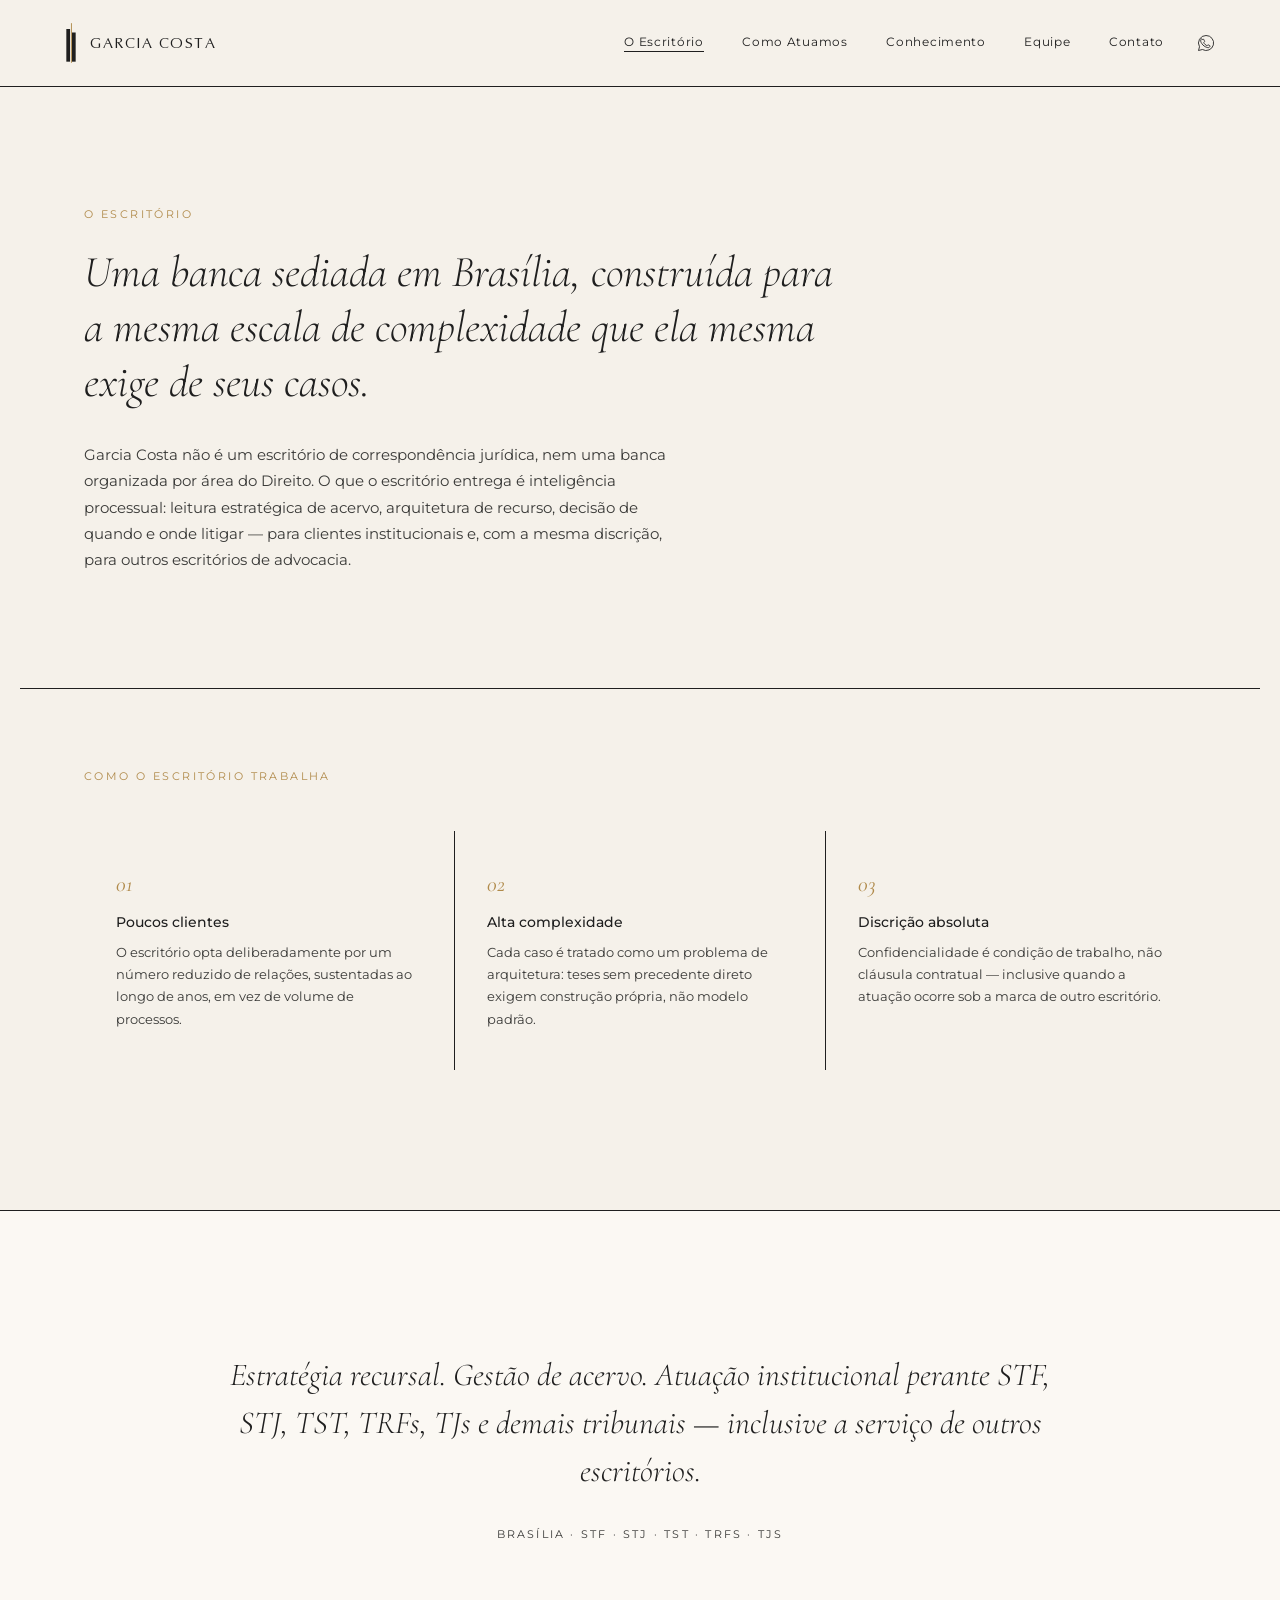
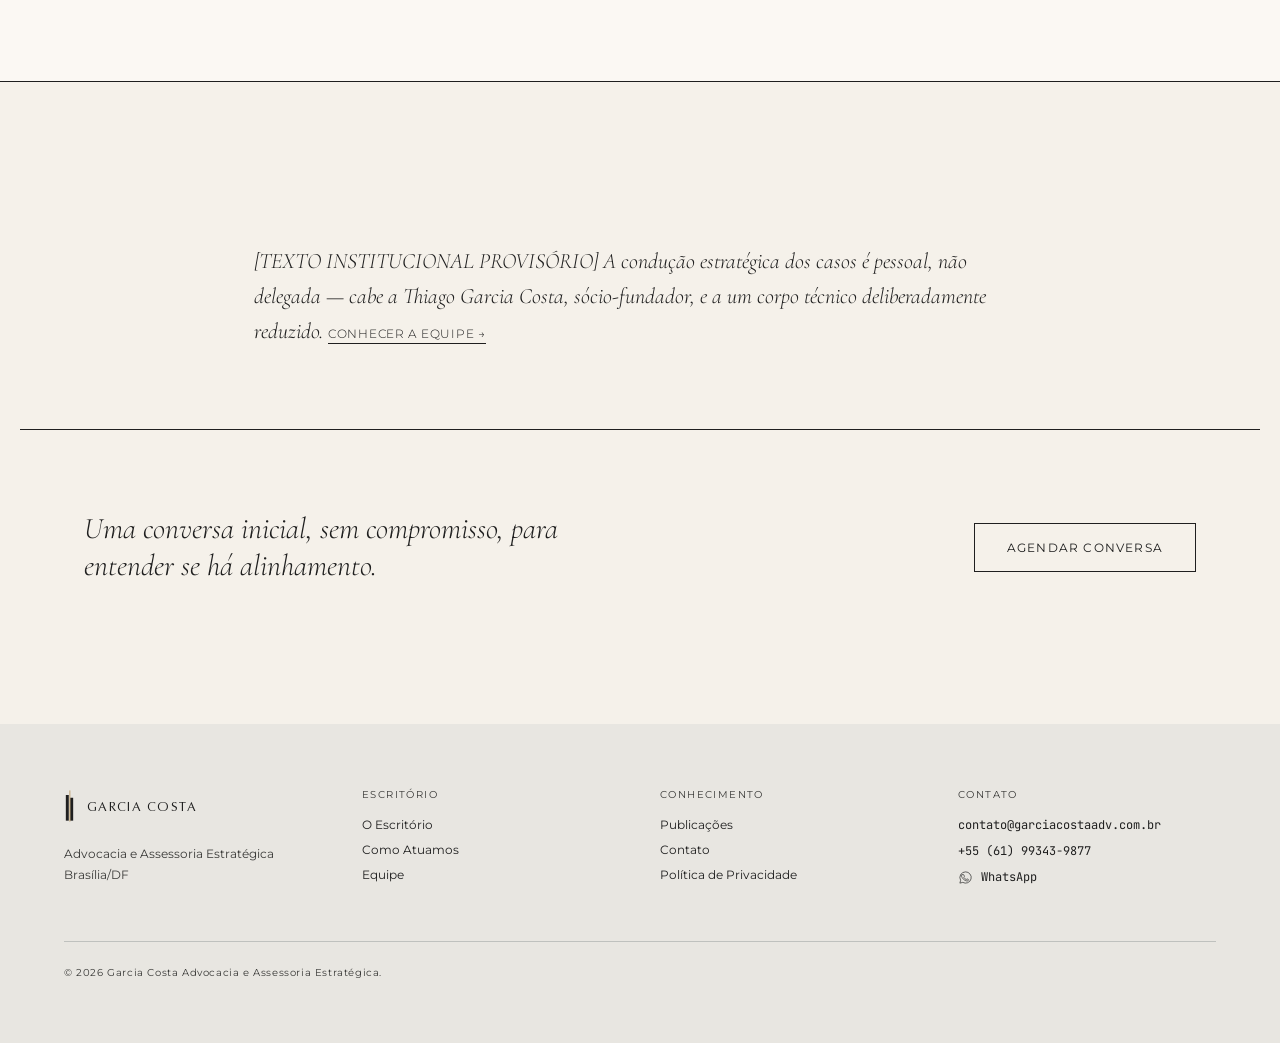
<file: o-escritorio.html>
<!DOCTYPE html>
<html lang="pt-BR">
<head>
<meta charset="utf-8">
<meta name="viewport" content="width=device-width, initial-scale=1">
<title>O Escritório — Garcia Costa</title>
<meta name="description" content="Uma banca boutique sediada em Brasília, dedicada à inteligência processual para litigância de alta complexidade e à consultoria estratégica para outros escritórios.">
<!-- Config central: /assets/js/site-config.js — domínio, e-mail, telefone e og:image devem espelhar exatamente os valores ali definidos. -->
<link rel="canonical" href="https://www.garciacosta.adv.br/o-escritorio">
<meta property="og:type" content="website">
<meta property="og:locale" content="pt_BR">
<meta property="og:site_name" content="Garcia Costa — Advocacia e Assessoria Estratégica">
<meta property="og:title" content="O Escritório — Garcia Costa">
<meta property="og:description" content="Uma banca boutique sediada em Brasília, dedicada à inteligência processual para litigância de alta complexidade e à consultoria estratégica para outros escritórios.">
<meta property="og:url" content="https://www.garciacosta.adv.br/o-escritorio">
<meta property="og:image" content="https://www.garciacosta.adv.br/assets/images/og-image.png">
<meta property="og:image:width" content="1200">
<meta property="og:image:height" content="630">
<meta name="twitter:card" content="summary_large_image">
<meta name="twitter:image" content="https://www.garciacosta.adv.br/assets/images/og-image.png">
<link rel="icon" href="/favicon.ico" sizes="any">
<link rel="icon" type="image/svg+xml" href="/assets/images/favicon.svg">
<link rel="manifest" href="/manifest.webmanifest">
<link rel="preconnect" href="https://fonts.googleapis.com">
<link rel="preconnect" href="https://fonts.gstatic.com" crossorigin>
<link href="https://fonts.googleapis.com/css2?family=Cormorant+Garamond:ital,wght@0,300;0,400;1,300;1,400&family=Montserrat:wght@300;400;500;600&family=JetBrains+Mono:wght@400&display=swap" rel="stylesheet">
<link rel="stylesheet" href="/assets/css/style.css">

</head>
<body>
  <a href="#main-content" class="skip-link">Pular para o conteúdo</a>
  <header class="site-header">
    <a href="/index.html" class="brand">
      <svg viewBox="70 5 60 190" class="brand-mark" aria-hidden="true"><rect x="80" y="40" width="16" height="140" fill="#1F1F1F"></rect><rect x="104" y="55" width="16" height="125" fill="#1F1F1F"></rect><line x1="102" y1="15" x2="102" y2="185" stroke="#B08A4A" stroke-width="4"></line></svg>
      <span class="brand-word">GARCIA COSTA</span>
    </a>
    <div class="header-right">
      <nav class="site-nav" aria-label="Navegação principal">
        <a href="/o-escritorio.html" aria-current="page" class="is-active">O Escritório</a>
        <a href="/como-atuamos.html">Como Atuamos</a>
        <a href="/conhecimento.html">Conhecimento</a>
        <a href="/equipe.html">Equipe</a>
        <a href="/contato.html">Contato</a>
      </nav>
      <a href="https://wa.me/5561993439877" data-sc="whatsapp-href" class="icon-whatsapp" target="_blank" rel="noopener" aria-label="Conversar no WhatsApp">
        <svg viewBox="0 0 32 32" fill="none" stroke="currentColor" stroke-width="1.4" aria-hidden="true"><path d="M16 4a12 12 0 0 0-10.4 18l-1.6 6 6.2-1.6A12 12 0 1 0 16 4z"/><path d="M10.4 10.8c.3-.7.6-.7.9-.7h.7c.2 0 .5 0 .7.6.3.7.9 2.2 1 2.4.1.2.1.4 0 .6-.1.3-.2.4-.4.6l-.6.6c-.2.2-.4.4-.2.8.2.4 1 1.7 2.1 2.7 1.3 1.1 2.3 1.5 2.7 1.7.4.2.6.1.8-.1l.7-.9c.2-.3.5-.2.8-.1l2.1 1c.3.1.5.2.6.4.1.2.1.8-.2 1.5-.2.7-1.4 1.4-2.1 1.5-.7.1-1.4.1-4.5-1.1-3.7-1.5-6.1-5.2-6.3-5.5-.2-.3-1.7-2.3-1.7-4.3s1.1-3.1 1.4-3.5z"/></svg>
      </a>
      <button type="button" class="nav-toggle" aria-label="Abrir menu de navegação" aria-expanded="false" aria-controls="mobile-nav">
        <span class="nav-toggle-bar"></span>
      </button>
    </div>
  </header>
  <nav id="mobile-nav" class="site-nav-mobile" aria-label="Navegação principal (móvel)">
    <a href="/o-escritorio.html" aria-current="page">O Escritório</a>
    <a href="/como-atuamos.html">Como Atuamos</a>
    <a href="/conhecimento.html">Conhecimento</a>
    <a href="/equipe.html">Equipe</a>
    <a href="/contato.html">Contato</a>
  </nav>
  <main id="main-content">

  <section class="wrap" style="padding-top:clamp(72px,14vw,120px); padding-bottom:clamp(48px,10vw,100px);">
    <div class="eyebrow">O Escritório</div>
    <h1 style="font-style:italic; font-size:clamp(28px,5vw,44px); line-height:1.25; margin-bottom:32px; max-width:760px;">Uma banca sediada em Brasília, construída para a mesma escala de complexidade que ela mesma exige de seus casos.</h1>
    <p style="font-size:15px; line-height:1.75; max-width:600px;">Garcia Costa não é um escritório de correspondência jurídica, nem uma banca organizada por área do Direito. O que o escritório entrega é inteligência processual: leitura estratégica de acervo, arquitetura de recurso, decisão de quando e onde litigar — para clientes institucionais e, com a mesma discrição, para outros escritórios de advocacia.</p>
  </section>

  <section class="wrap rule-top" style="padding-top:80px; padding-bottom:clamp(64px,12vw,140px);">
    <div class="eyebrow" style="margin-bottom:48px;">Como o escritório trabalha</div>
    <div class="grid-hairline" style="grid-template-columns:repeat(auto-fit,minmax(220px,1fr));">
      <div class="tile"><div class="num">01</div><div class="tile-title">Poucos clientes</div><div class="tile-body">O escritório opta deliberadamente por um número reduzido de relações, sustentadas ao longo de anos, em vez de volume de processos.</div></div>
      <div class="tile"><div class="num">02</div><div class="tile-title">Alta complexidade</div><div class="tile-body">Cada caso é tratado como um problema de arquitetura: teses sem precedente direto exigem construção própria, não modelo padrão.</div></div>
      <div class="tile"><div class="num">03</div><div class="tile-title">Discrição absoluta</div><div class="tile-body">Confidencialidade é condição de trabalho, não cláusula contratual — inclusive quando a atuação ocorre sob a marca de outro escritório.</div></div>
    </div>
  </section>

  <section class="rule-top" style="border-bottom:1px solid #1F1F1F; background:#FBF8F3; padding:clamp(64px,12vw,140px) clamp(20px,6vw,64px); position:relative; overflow:hidden;">
    <div style="max-width:820px; margin:0 auto; text-align:center; position:relative;">
      <div style="font-family:'Cormorant Garamond',serif; font-style:italic; font-weight:300; font-size:clamp(22px,4vw,32px); line-height:1.5; color:#1F1F1F;">Estratégia recursal. Gestão de acervo. Atuação institucional perante STF, STJ, TST, TRFs, TJs e demais tribunais — inclusive a serviço de outros escritórios.</div>
      <div style="font-size:11px; letter-spacing:0.2em; text-transform:uppercase; color:#3A3A38; margin-top:32px;">Brasília · STF · STJ · TST · TRFs · TJs</div>
    </div>
  </section>

  <section class="wrap-narrow" style="padding-top:clamp(64px,12vw,140px);">
    <p style="font-family:'Cormorant Garamond',serif; font-style:italic; font-weight:300; font-size:22px; line-height:1.6; color:#1F1F1F;">[TEXTO INSTITUCIONAL PROVISÓRIO] A condução estratégica dos casos é pessoal, não delegada — cabe a Thiago Garcia Costa, sócio-fundador, e a um corpo técnico deliberadamente reduzido. <a href="/equipe.html" style="font-family:'Montserrat',sans-serif; font-style:normal; font-size:12px; letter-spacing:0.06em; text-transform:uppercase; border-bottom:1px solid #1F1F1F; padding-bottom:2px; white-space:nowrap;">Conhecer a equipe →</a></p>
  </section>

  <section class="wrap rule-top" style="padding-top:80px; margin-top:80px; padding-bottom:clamp(64px,12vw,140px); display:flex; justify-content:space-between; align-items:center; flex-wrap:wrap; gap:32px;">
    <h2 style="font-style:italic; font-size:clamp(22px,3.5vw,30px); max-width:560px;">Uma conversa inicial, sem compromisso, para entender se há alinhamento.</h2>
    <a href="/contato.html" class="btn">Agendar conversa</a>
  </section>

  </main>
  <footer class="site-footer">
    <div class="footer-grid">
      <div>
        <div class="brand" style="margin-bottom:20px;">
          <svg viewBox="70 5 60 190" class="brand-mark" style="width:11px;height:36px;" aria-hidden="true"><rect x="80" y="40" width="16" height="140" fill="#1F1F1F"></rect><rect x="104" y="55" width="16" height="125" fill="#1F1F1F"></rect><line x1="102" y1="15" x2="102" y2="185" stroke="#B08A4A" stroke-width="4"></line></svg>
          <span class="brand-word" style="font-size:13px;">GARCIA COSTA</span>
        </div>
        <div class="footer-text">Advocacia e Assessoria Estratégica<br>Brasília/DF</div>
      </div>
      <div>
        <div class="footer-heading">Escritório</div>
        <div class="footer-links">
          <a href="/o-escritorio.html">O Escritório</a>
          <a href="/como-atuamos.html">Como Atuamos</a>
          <a href="/equipe.html">Equipe</a>
        </div>
      </div>
      <div>
        <div class="footer-heading">Conhecimento</div>
        <div class="footer-links">
          <a href="/conhecimento.html">Publicações</a>
          <a href="/contato.html">Contato</a>
          <a href="/politica-de-privacidade.html">Política de Privacidade</a>
        </div>
      </div>
      <div>
        <div class="footer-heading">Contato</div>
        <div class="footer-links mono">
          <a href="mailto:contato@garciacosta.adv.br" data-sc="email-href" data-sc-text="email">contato@garciacosta.adv.br</a>
          <a href="tel:+556199999999" data-sc="phone-href" data-sc-text="phoneDisplay">+55 61 9999.9999</a>
          <a href="https://wa.me/5561993439877" data-sc="whatsapp-href" class="footer-whatsapp" target="_blank" rel="noopener" aria-label="Conversar no WhatsApp">
            <svg viewBox="0 0 32 32" fill="none" stroke="currentColor" stroke-width="1.4" aria-hidden="true"><path d="M16 4a12 12 0 0 0-10.4 18l-1.6 6 6.2-1.6A12 12 0 1 0 16 4z"/><path d="M10.4 10.8c.3-.7.6-.7.9-.7h.7c.2 0 .5 0 .7.6.3.7.9 2.2 1 2.4.1.2.1.4 0 .6-.1.3-.2.4-.4.6l-.6.6c-.2.2-.4.4-.2.8.2.4 1 1.7 2.1 2.7 1.3 1.1 2.3 1.5 2.7 1.7.4.2.6.1.8-.1l.7-.9c.2-.3.5-.2.8-.1l2.1 1c.3.1.5.2.6.4.1.2.1.8-.2 1.5-.2.7-1.4 1.4-2.1 1.5-.7.1-1.4.1-4.5-1.1-3.7-1.5-6.1-5.2-6.3-5.5-.2-.3-1.7-2.3-1.7-4.3s1.1-3.1 1.4-3.5z"/></svg>
            <span>WhatsApp</span>
          </a>
        </div>
      </div>
    </div>
    <div class="footer-bottom">© 2026 Garcia Costa Advocacia e Assessoria Estratégica.</div>
  </footer>
  <script src="/assets/js/site-config.js"></script>
  <script src="/assets/js/main.js" defer></script>
</body>
</html>
</file>
<file: assets/css/style.css>
/* Garcia Costa — Design System (produção) */
:root {
  --bone:#F5F1EA; --paper:#FBF8F3; --mist:#E8E6E1; --concrete:#BFC1BE;
  --ink-soft:#3A3A38; --graphite:#1F1F1F; --bronze:#B08A4A; --bronze-deep:#8E6E36;
  --max:1240px;
}
@font-face { font-family:"Optima"; src:url("/assets/fonts/Optima-Regular.ttf") format("truetype"); font-weight:400; font-display:swap; }
* { box-sizing:border-box; }
html { -webkit-text-size-adjust:100%; }
body { margin:0; background:var(--bone); color:var(--graphite); font-family:'Montserrat',sans-serif; -webkit-font-smoothing:antialiased; }
h1,h2,h3 { font-family:'Cormorant Garamond',serif; font-weight:300; margin:0; }
p,li { color:var(--ink-soft); }
a { color:var(--graphite); text-decoration:none; }
a:hover { color:var(--bronze); }
a:focus-visible, button:focus-visible, input:focus-visible, textarea:focus-visible {
  outline:2px solid var(--bronze); outline-offset:2px;
}
img { max-width:100%; }
.mono { font-family:'JetBrains Mono',monospace; }
.eyebrow { font-size:11px; letter-spacing:0.22em; text-transform:uppercase; color:var(--bronze); margin-bottom:24px; }

.skip-link {
  position:absolute; left:-9999px; top:0; z-index:100;
  background:var(--graphite); color:var(--bone); padding:12px 20px; font-size:13px;
}
.skip-link:focus { left:12px; top:12px; }

/* Header */
.site-header {
  position:sticky; top:0; z-index:20; background:var(--bone);
  border-bottom:1px solid var(--graphite);
  display:flex; align-items:center; justify-content:space-between;
  padding:20px clamp(20px,6vw,64px);
}
.brand { display:inline-flex; align-items:center; gap:12px; }
.brand-mark { width:14px; height:46px; }
.brand-word { font-family:'Optima','Montserrat',sans-serif; font-size:15px; letter-spacing:0.1em; color:var(--graphite); }
.header-right { display:flex; align-items:center; gap:clamp(16px,3vw,32px); }
.site-nav { display:flex; gap:clamp(20px,3vw,40px); font-size:12px; letter-spacing:0.06em; }
.site-nav a.is-active { border-bottom:1px solid var(--graphite); padding-bottom:2px; }
.icon-whatsapp { display:inline-flex; color:var(--graphite); }
.icon-whatsapp svg { width:20px; height:20px; }
.icon-whatsapp:hover { color:var(--bronze); }
.footer-whatsapp { display:inline-flex; align-items:center; gap:8px; color:var(--graphite); }
.footer-whatsapp svg { width:15px; height:15px; }
.footer-whatsapp:hover { color:var(--bronze); }
.nav-toggle {
  display:none; background:none; border:1px solid var(--graphite); width:40px; height:40px;
  align-items:center; justify-content:center; padding:0; cursor:pointer;
}
.nav-toggle-bar, .nav-toggle-bar::before, .nav-toggle-bar::after {
  content:''; display:block; width:18px; height:1px; background:var(--graphite);
}
.nav-toggle-bar { position:relative; }
.nav-toggle-bar::before { position:absolute; top:-6px; left:0; }
.nav-toggle-bar::after { position:absolute; top:6px; left:0; }
.site-nav-mobile {
  display:none; flex-direction:column; background:var(--bone);
  border-bottom:1px solid var(--graphite); padding:8px clamp(20px,6vw,64px) 24px; font-size:14px;
}
.site-nav-mobile a { padding:14px 0; border-bottom:1px solid var(--mist); color:var(--graphite); }
.site-nav-mobile a:last-child { border-bottom:none; }
.site-nav-mobile.is-open { display:flex; }
@media (max-width:759px) {
  .site-nav { display:none; }
  .nav-toggle { display:flex; }
}

/* Footer */
.site-footer { background:var(--mist); padding:clamp(40px,8vw,64px) clamp(20px,6vw,64px); }
.footer-grid { max-width:var(--max); margin:0 auto; display:grid; grid-template-columns:repeat(auto-fit,minmax(180px,1fr)); gap:40px; }
.footer-text { font-size:12px; color:var(--ink-soft); line-height:1.7; }
.footer-heading { font-size:10px; letter-spacing:0.14em; text-transform:uppercase; color:var(--ink-soft); margin-bottom:16px; }
.footer-links { display:flex; flex-direction:column; gap:10px; font-size:12px; }
.footer-bottom { max-width:var(--max); margin:56px auto 0; padding-top:24px; border-top:1px solid var(--concrete); font-size:10px; color:var(--ink-soft); letter-spacing:0.06em; }

/* Layout helpers */
.wrap { max-width:var(--max); margin:0 auto; padding-left:clamp(20px,6vw,64px); padding-right:clamp(20px,6vw,64px); }
.wrap-narrow { max-width:900px; margin:0 auto; padding-left:clamp(20px,6vw,64px); padding-right:clamp(20px,6vw,64px); }
.wrap-article { max-width:680px; margin:0 auto; padding-left:clamp(20px,6vw,64px); padding-right:clamp(20px,6vw,64px); }
.rule-top { border-top:1px solid var(--graphite); }

/* Cards */
.card-publicacao { display:block; color:var(--graphite); }
.card-publicacao .thumb { aspect-ratio:4/3; background:repeating-linear-gradient(135deg,var(--mist),var(--mist) 10px,#DFDCD3 10px,#DFDCD3 20px); margin-bottom:20px; overflow:hidden; }
.card-publicacao .thumb img { width:100%; height:100%; object-fit:cover; display:block; }
.card-publicacao .category { font-size:10px; letter-spacing:0.1em; text-transform:uppercase; color:var(--bronze); margin-bottom:8px; }
.card-publicacao .title { font-family:'Cormorant Garamond',serif; font-style:italic; font-size:18px; margin-bottom:8px; line-height:1.35; }
.card-publicacao .date { font-family:'JetBrains Mono',monospace; font-size:11px; color:var(--ink-soft); }

.card-equipe { display:block; color:var(--graphite); background:var(--paper); border-top:1px solid var(--graphite); padding:28px 24px; }
.card-equipe .photo { aspect-ratio:1; width:72px; background:repeating-linear-gradient(135deg,var(--mist),var(--mist) 8px,#DFDCD3 8px,#DFDCD3 16px); margin-bottom:20px; }
.card-equipe .name { font-size:14px; font-weight:500; }
.card-equipe .role { font-size:10px; letter-spacing:0.1em; text-transform:uppercase; color:var(--ink-soft); margin-top:6px; }

/* Buttons / links */
.btn {
  display:inline-block; font-size:12px; letter-spacing:0.1em; text-transform:uppercase;
  border:1px solid var(--graphite); padding:16px 32px; background:none; color:var(--graphite);
  font-family:'Montserrat',sans-serif; cursor:pointer;
}
.link-underline { font-size:12px; letter-spacing:0.06em; border-bottom:1px solid var(--graphite); padding-bottom:2px; display:inline-block; }

/* Forms */
.field { margin-bottom:28px; }
.field label { display:block; font-size:10px; letter-spacing:0.12em; text-transform:uppercase; color:var(--ink-soft); margin-bottom:8px; }
.field input, .field textarea {
  width:100%; border:none; border-bottom:1px solid var(--graphite); background:transparent;
  padding:8px 0; font-size:14px; font-family:'Montserrat',sans-serif; color:var(--graphite); outline:none;
}
.field textarea { resize:none; height:96px; }

/* Diferenciais / pilares grid */
.grid-hairline { display:grid; gap:1px; background:var(--graphite); }
.grid-hairline > * { background:var(--bone); }
.tile { padding:40px 32px; }
.tile .num { font-family:'Cormorant Garamond',serif; font-style:italic; font-size:22px; color:var(--bronze); margin-bottom:16px; }
.tile .tile-title { font-size:14px; font-weight:500; margin-bottom:10px; }
.tile .tile-body { font-size:13px; line-height:1.7; color:var(--ink-soft); }

.hero-croqui { transform:scale(2.4) translateX(18%); }
@media (min-width:760px) {
  .hero-croqui { transform:scale(2.4) translateX(24%) translateY(-6%); }
}

@media print { .site-header, .nav-toggle, .site-nav-mobile { display:none; } }
</file>
